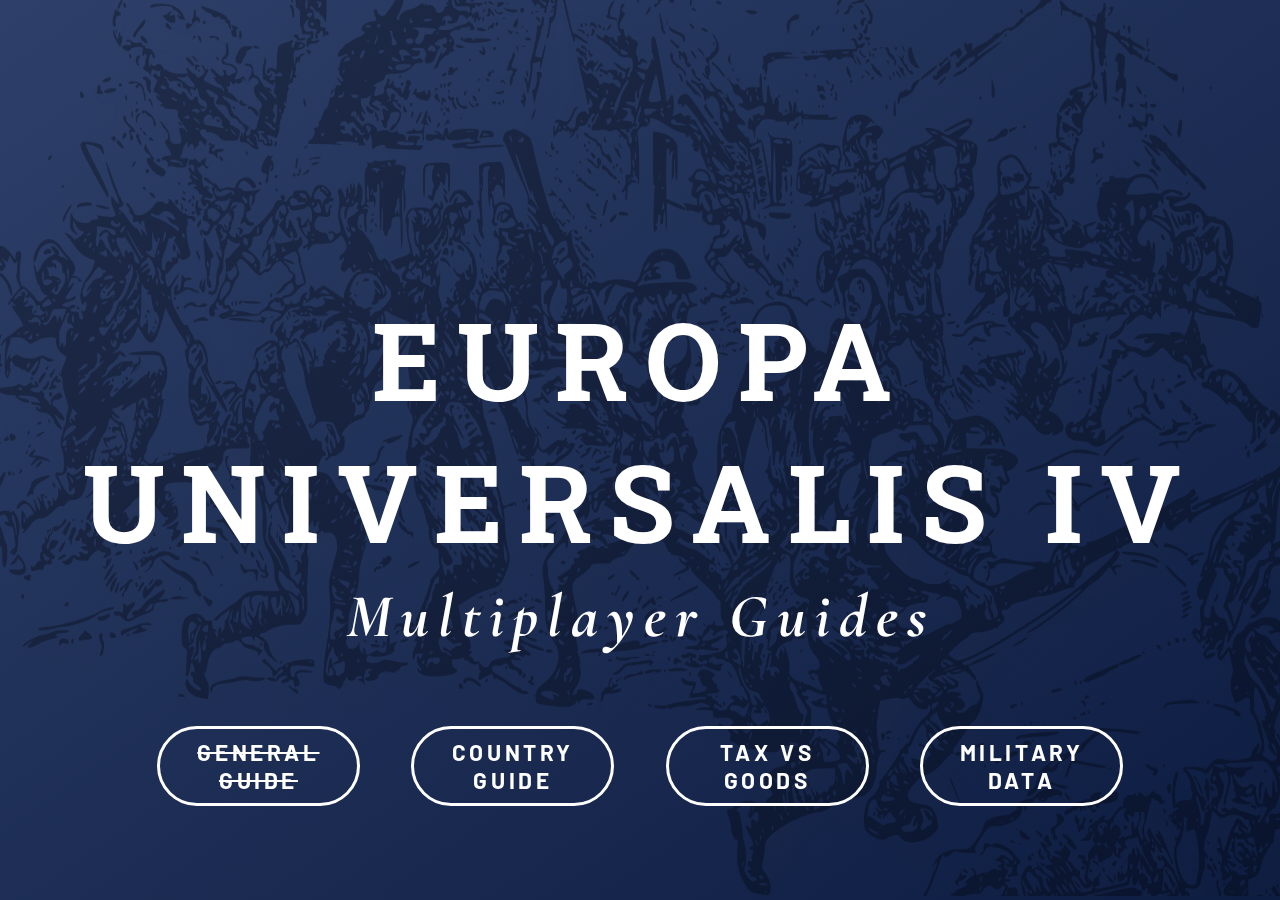
<file: index.html>
<!DOCTYPE html>
<html lang="en">

<head>
    <meta charset="UTF-8">
    <meta http-equiv="X-UA-Compatible" content="IE=edge">
    <meta name="viewport" content="width=device-width, initial-scale=1.0">
    <meta name="description" content="Europa Universalis IV Multiplayer Guide EU4 MP GUIDE">
    <title>Europa Universalis IV Multiplayer Guides</title>
    <link href="CSS/landing.css" rel="stylesheet">
    <link rel="stylesheet" href="https://fonts.googleapis.com/css?family=Roboto+Slab|Cormorant+Garamond|Barlow">
    <style>
        body {
            font-family: 'Roboto Slab', serif;
        }

        .Antiqua {
            font-family: 'Cormorant Garamond';
        }

        .Barlow {
            font-family: 'Barlow';
        }
    </style>
    <link rel="stylesheet" href="CSS/header.css">
</head>

<body>
    <img id="landingIMG" src="Images/landingImage.png">
    <div id="textContainer">
        <h1 id="EU4Text">EUROPA UNIVERSALIS IV</h1>
        <h2 id="MultiplayerGuide" class="Antiqua">Multiplayer Guides</h2>
        <div id="LandingSelections">
            <a>
                <h3 class="selectionText Barlow disabled">GENERAL GUIDE</h3>
            </a>
            <a href="tierList.html">
                <h3 class="selectionText Barlow">COUNTRY GUIDE</h3>
            </a>
            <a href="development.html">
                <h3 class="selectionText Barlow">TAX VS GOODS</h3>
            </a>
            <a href="chart.html">
                <h3 class="selectionText Barlow">MILITARY DATA</h3>
            </a>

        </div>
    </div>

</body>

</html>
</file>
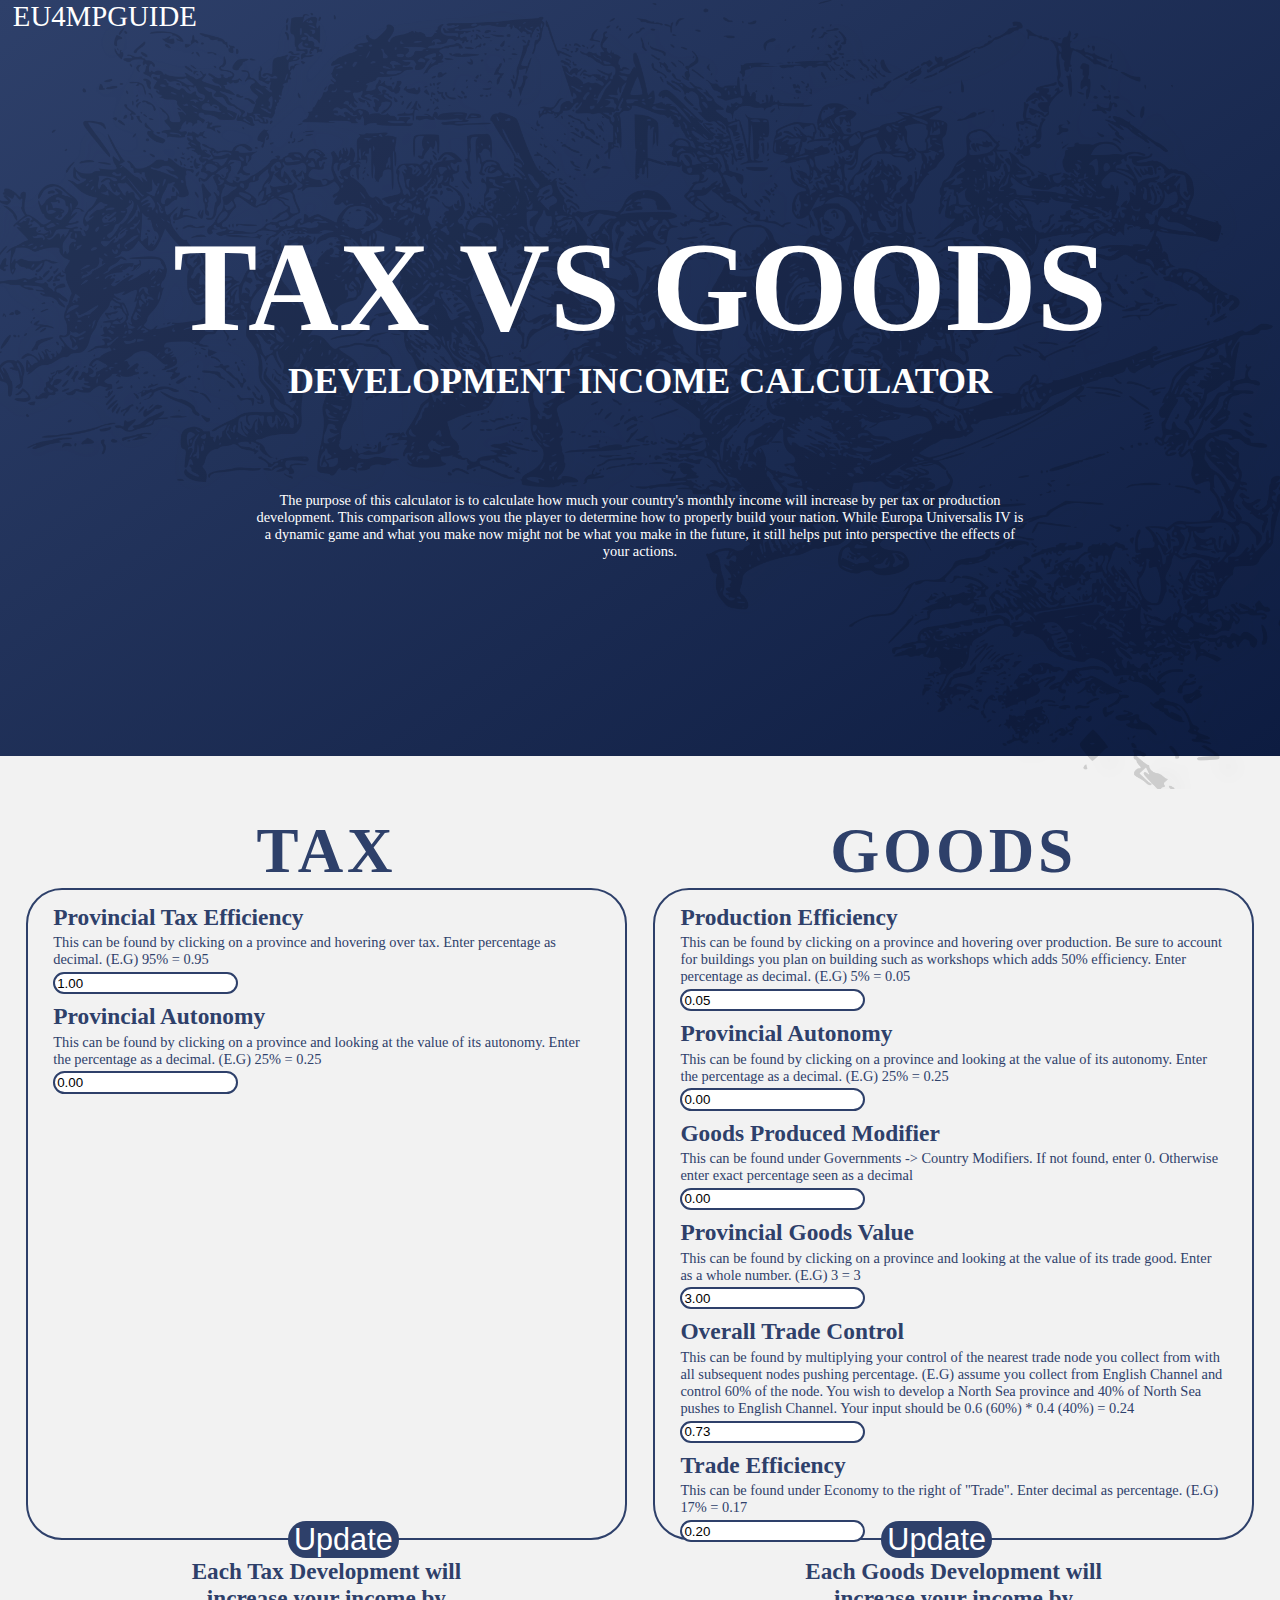
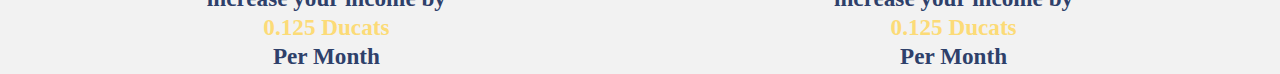
<file: development.html>
<!DOCTYPE html>
<html lang="en">

<head>
    <meta charset="UTF-8">
    <meta http-equiv="X-UA-Compatible" content="IE=edge">
    <meta name="viewport" content="width=device-width, initial-scale=1.0">
    <meta name="description"
        content="Europa Universalis IV Multiplayer Guide EU4 MP GUIDE development tax production trade goods income economy">
    <title>Development - EU4MPGUIDE</title>
    <link rel="stylesheet" href="CSS/header.css">
    <link rel="stylesheet" href="CSS/development.css">
</head>

<body>
    <div id="fullHead">
        <div id="backgroundContainer">
            <img id="backgroundImage" src="Images/calculatorImage.png">
        </div>
        <header id="headerBar">
            <a href="index.html">
                <p id="homeButton">EU4MPGUIDE</p>
            </a>
        </header>
        <div id="landing">
            <div id="introText">
                <h1 id="introMainText">TAX VS GOODS</h1>
                <h2 id="introSecondaryText">DEVELOPMENT INCOME CALCULATOR</h2>
                <p id="introSummaryText">The purpose of this calculator is to calculate how much your country's monthly
                    income
                    will increase by per tax or production development. This comparison allows you the player to
                    determine
                    how
                    to properly build your nation. While Europa Universalis IV is a dynamic game and what you make now
                    might not be what you make in the future, it still helps put into perspective the effects of your
                    actions.
                </p>
            </div>

        </div>
    </div>

    <div id="calculator">
        <div id="taxBox">
            <h2 class="devHeader">TAX</h2>
            <div class="data_field">
                <div class="modifierBox">
                    <div class="modifierGroup">
                        <label class="modifierName">Provincial Tax Efficiency</label>
                        <p class="modifierDescription">This can be found by clicking on a province and hovering over
                            tax. Enter percentage as decimal. (E.G) 95% = 0.95</p>
                        <input class="inputField" type="number" name="provincial_tax_efficiency"
                            id="provincial_tax_efficiency" value="1.00">
                    </div>
                    <div class="modifierGroup">
                        <label class="modifierName">Provincial Autonomy</label>
                        <p class="modifierDescription">This can be found by clicking on a province and looking at the
                            value of its autonomy. Enter the percentage as a decimal. (E.G) 25% = 0.25</p>
                        <input class="inputField" type="number" name="provincial_autonomy" id="tax_provincial_autonomy"
                            value="0.00">
                    </div>

                </div>
                <button class="update left" onclick="updateTax()">Update</button>
            </div>
            <div class="summary">
                <h3 class="textSummary">Each Tax Development will increase your income by</h3>
                <h3 id="taxSummary">0.125 Ducats</h3>
                <h3 class="finalUnit">Per Month</h3>
            </div>
        </div>

        <div id="goodsBox">
            <h2 class="devHeader">GOODS</h2>
            <div class="data_field">
                <div class="modifierBox">
                    <div class="modifierGroup">
                        <label class="modifierName">Production Efficiency</label>
                        <p class="modifierDescription">This can be found by clicking on a province and hovering over
                            production. Be sure to account for buildings you plan on building such as workshops which
                            adds 50% efficiency. Enter percentage as decimal. (E.G) 5% = 0.05</p>
                        <input class="inputField" type="number" name="provincial_production_efficiency"
                            id="provincial_production_efficiency" value="0.05">
                    </div>
                    <div class="modifierGroup">
                        <label class="modifierName">Provincial Autonomy</label>
                        <p class="modifierDescription">This can be found by clicking on a province and looking at the
                            value of its autonomy. Enter the percentage as a decimal. (E.G) 25% = 0.25</p>
                        <input class="inputField" type="number" name="provincial_autonomy"
                            id="goods_provincial_autonomy" value="0.00">
                    </div>
                    <div class="modifierGroup">
                        <label class="modifierName">Goods Produced Modifier</label>
                        <p class="modifierDescription">This can be found under Governments -> Country Modifiers. If not
                            found, enter 0. Otherwise enter exact percentage seen as a decimal</p>
                        <input class="inputField" type="number" name="goods_produced" id="goods_produced" value="0.00">
                    </div>
                    <div class="modifierGroup">
                        <label class="modifierName">Provincial Goods Value</label>
                        <p class="modifierDescription">This can be found by clicking on a province and looking at the
                            value of its trade good. Enter as a whole number. (E.G) 3 = 3</p>
                        <input class="inputField" type="number" name="goods_value" id="goods_value" value="3.00">
                    </div>
                    <div class="modifierGroup">
                        <label class="modifierName">Overall Trade Control</label>
                        <p class="modifierDescription">This can be found by multiplying your control of the nearest
                            trade node you collect from with all subsequent nodes pushing percentage. (E.G) assume you
                            collect from English Channel and control 60% of the node. You wish to develop a North Sea
                            province and 40% of North Sea pushes to English Channel. Your input should be 0.6 (60%) *
                            0.4 (40%) = 0.24</p>
                        <input class="inputField" type="number" name="overall_trade_control" id="overall_trade_control"
                            value="0.73">
                    </div>
                    <div class="modifierGroup">
                        <label class="modifierName">Trade Efficiency</label>
                        <p class="modifierDescription">This can be found under Economy to the right of "Trade". Enter
                            decimal as percentage. (E.G) 17% = 0.17</p>
                        <input class="inputField" type="number" name="trade_efficiency" id="trade_efficiency"
                            value="0.20">
                    </div>
                </div>
                <button class="update right" onclick="updateGoods()">Update</button>
            </div>
            <div class="summary">
                <h3 class="textSummary">Each Goods Development will increase your income by</h3>
                <h3 id="goodsSummary">0.125 Ducats</h3>
                <h3 class="finalUnit">Per Month</h3>
            </div>
        </div>


    </div>
    <script src="JavaScript/development.js"></script>
</body>

</html>
</file>
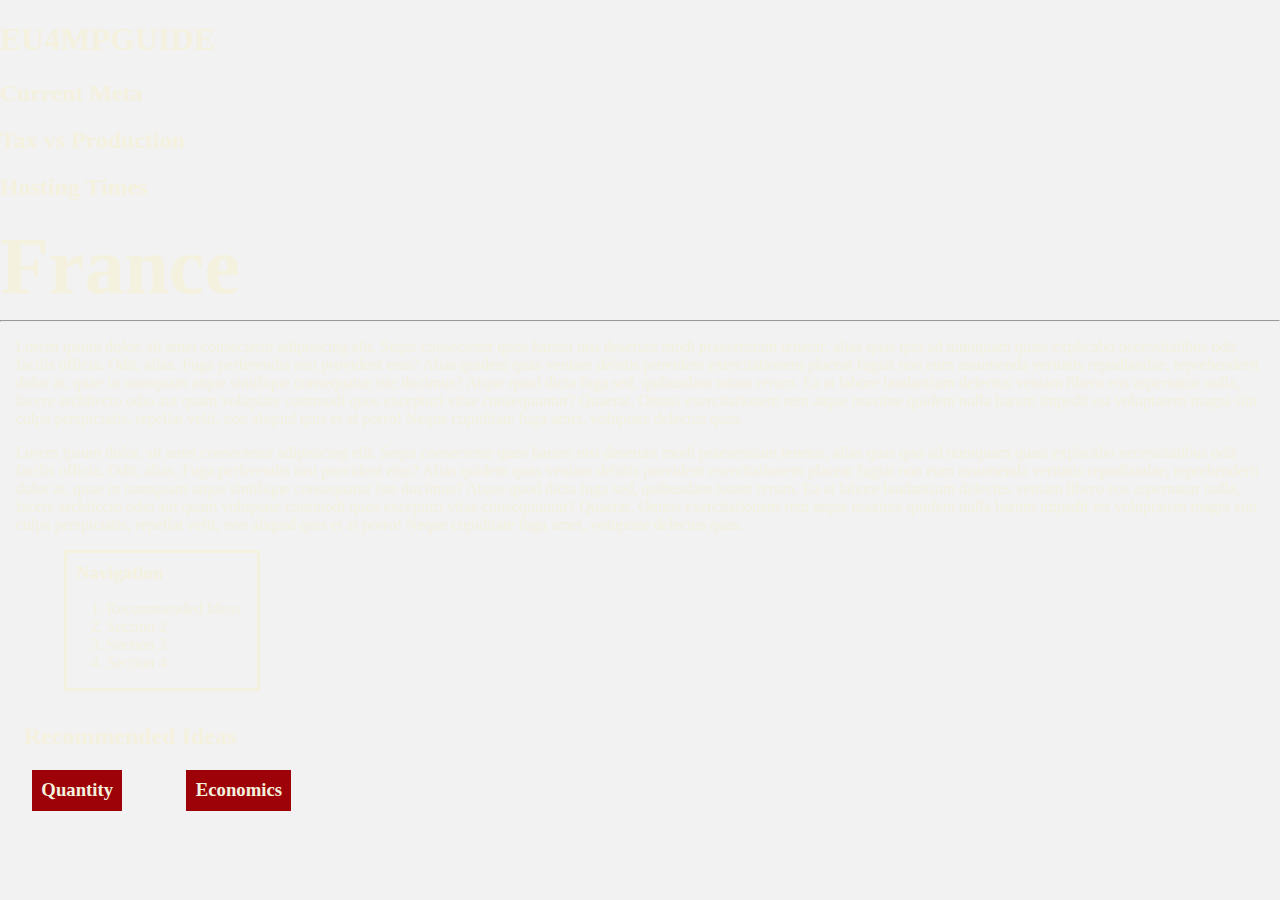
<file: France.html>
<!DOCTYPE html>
<html lang="en">

<head>
    <meta charset="UTF-8">
    <meta http-equiv="X-UA-Compatible" content="IE=edge">
    <meta name="viewport" content="width=device-width, initial-scale=1.0">
    <title>France - EU4MPGUIDE</title>
    <link href="CSS/header.css" rel="stylesheet">
    <link href="CSS/country_guide.css" rel="stylesheet">
</head>

<body>
    <header id="header_box">
        <a href="index.html" id="main_logo">
            <h1 id="logo_text">EU4MPGUIDE</h1>
        </a>
        <a class="general_topics">
            <h2>Current Meta</h1>
        </a>
        <a href="income-calculator.html" class="general_topics">
            <h2>Tax vs Production</h2>
        </a>
        <a class="general_topics">
            <h2>Hosting Times</h2>
        </a>
    </header>

    <h1 id="main_name" class="France">France</h1>
    <hr>

    <div class="description">
        <p>
            Lorem ipsum dolor, sit amet consectetur adipisicing elit. Sequi consectetur quos harum nisi deserunt modi
            praesentium tenetur, alias quas quo ad numquam quasi explicabo necessitatibus odit facilis officia. Odit,
            alias.
            Fuga perferendis nisi provident eius? Alias quidem quas veniam debitis provident exercitationem placeat
            fugiat
            non eum assumenda veritatis repudiandae, reprehenderit dolor at, quae in numquam atque similique consequatur
            iste ducimus?
            Atque quod dicta fuga sed, quibusdam totam rerum. Ea at labore laudantium delectus veniam libero eos
            aspernatur
            nulla, facere architecto odio aut quam voluptate commodi quos excepturi vitae consequuntur? Quaerat.
            Omnis exercitationem rem atque maxime quidem nulla harum impedit est voluptatem magni sint culpa
            perspiciatis,
            repellat velit, non aliquid quis et at porro! Neque cupiditate fuga amet, voluptate delectus quas.
        </p>
    </div>

    <div class="description">
        <p>
            Lorem ipsum dolor, sit amet consectetur adipisicing elit. Sequi consectetur quos harum nisi deserunt modi
            praesentium tenetur, alias quas quo ad numquam quasi explicabo necessitatibus odit facilis officia. Odit,
            alias.
            Fuga perferendis nisi provident eius? Alias quidem quas veniam debitis provident exercitationem placeat
            fugiat
            non eum assumenda veritatis repudiandae, reprehenderit dolor at, quae in numquam atque similique consequatur
            iste ducimus?
            Atque quod dicta fuga sed, quibusdam totam rerum. Ea at labore laudantium delectus veniam libero eos
            aspernatur
            nulla, facere architecto odio aut quam voluptate commodi quos excepturi vitae consequuntur? Quaerat.
            Omnis exercitationem rem atque maxime quidem nulla harum impedit est voluptatem magni sint culpa
            perspiciatis,
            repellat velit, non aliquid quis et at porro! Neque cupiditate fuga amet, voluptate delectus quas.
        </p>
    </div>

    <nav id="nav_bar">
        <h3>Navigation</h3>
        <ol>
            <a href="#recommended_idea">
                <li>Recommended Ideas</li>
            </a>
            <li>Section 2</li>
            <li>Section 3</li>
            <li>Section 4</li>
        </ol>
    </nav>

    <div id="recommended_idea">
        <div>
            <h2 id="recommended_text">Recommended Ideas</h2>
        </div>
        <div class="idea_set">
            <div class="idea">
                <h3>Quantity</h3>
            </div>
            <div class="idea">
                <h3>Economics</h3>
            </div>
        </div>
    </div>



</body>

</html>
</file>
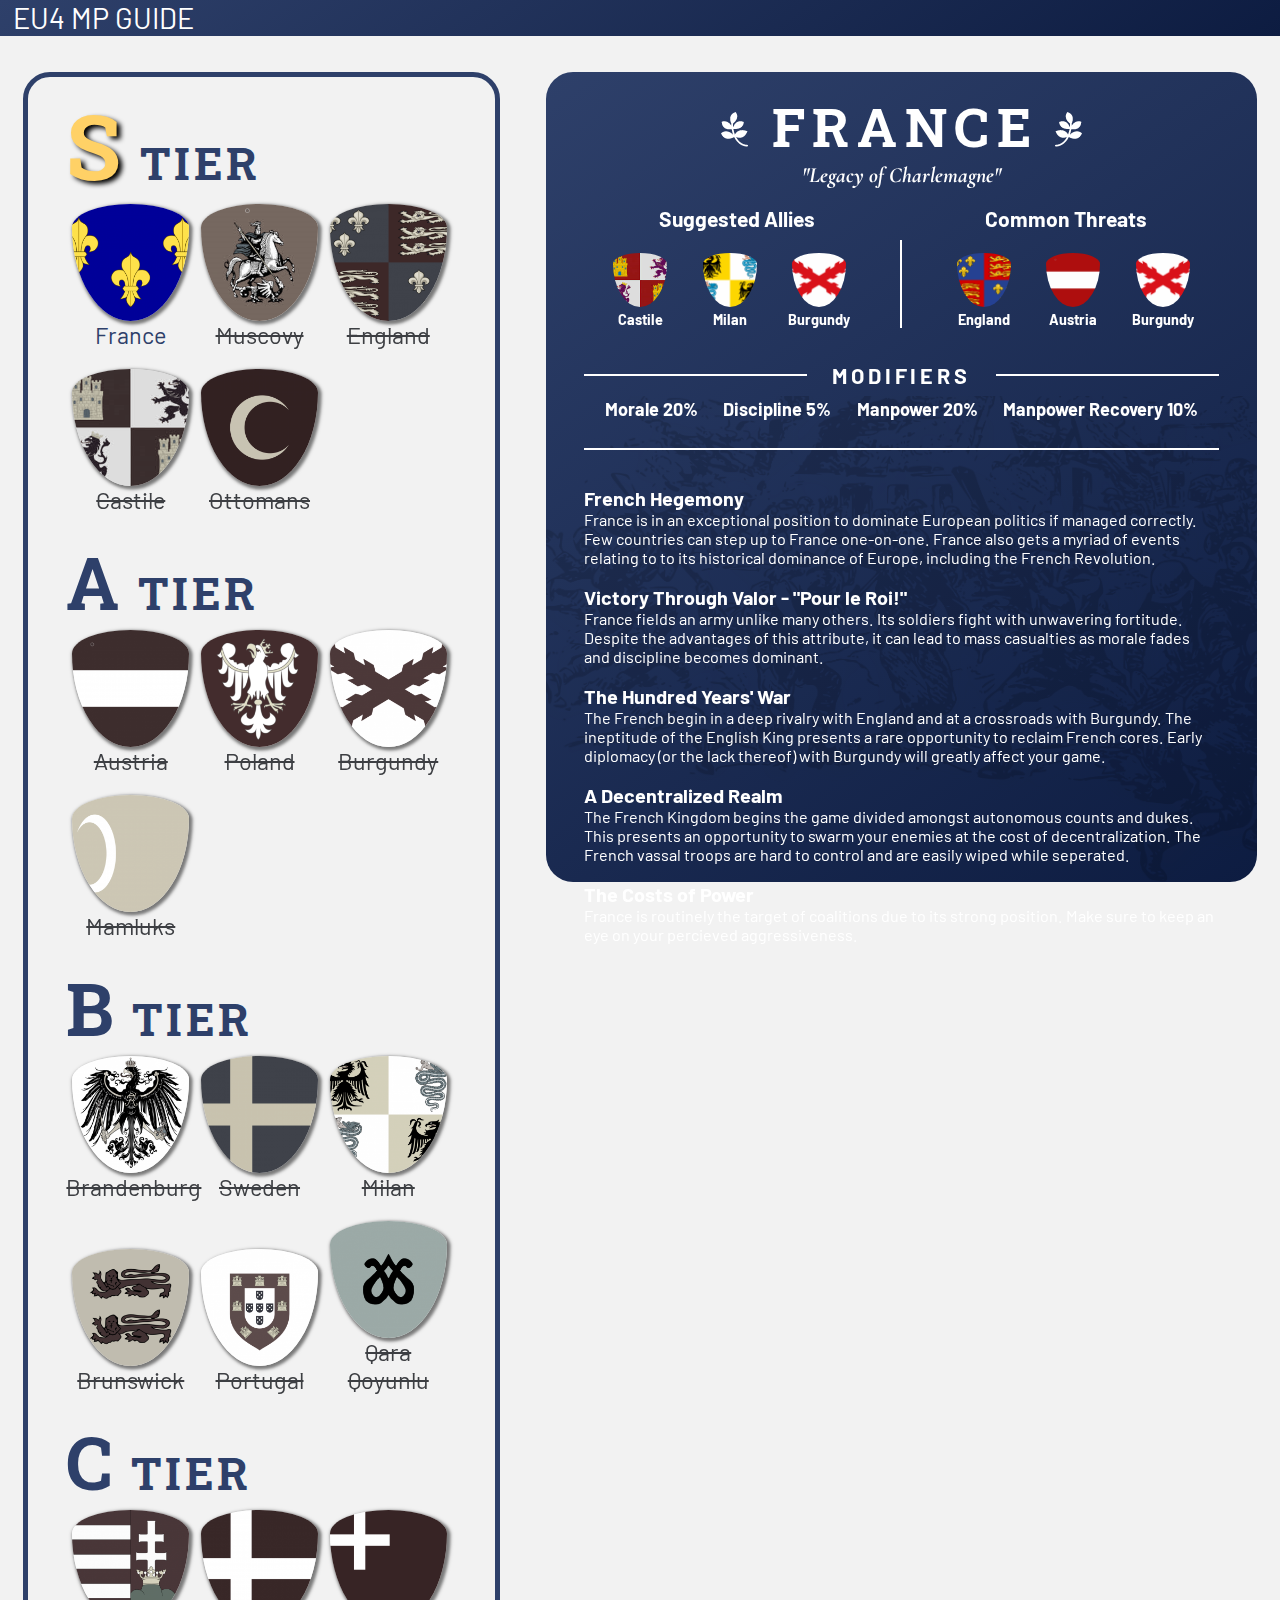
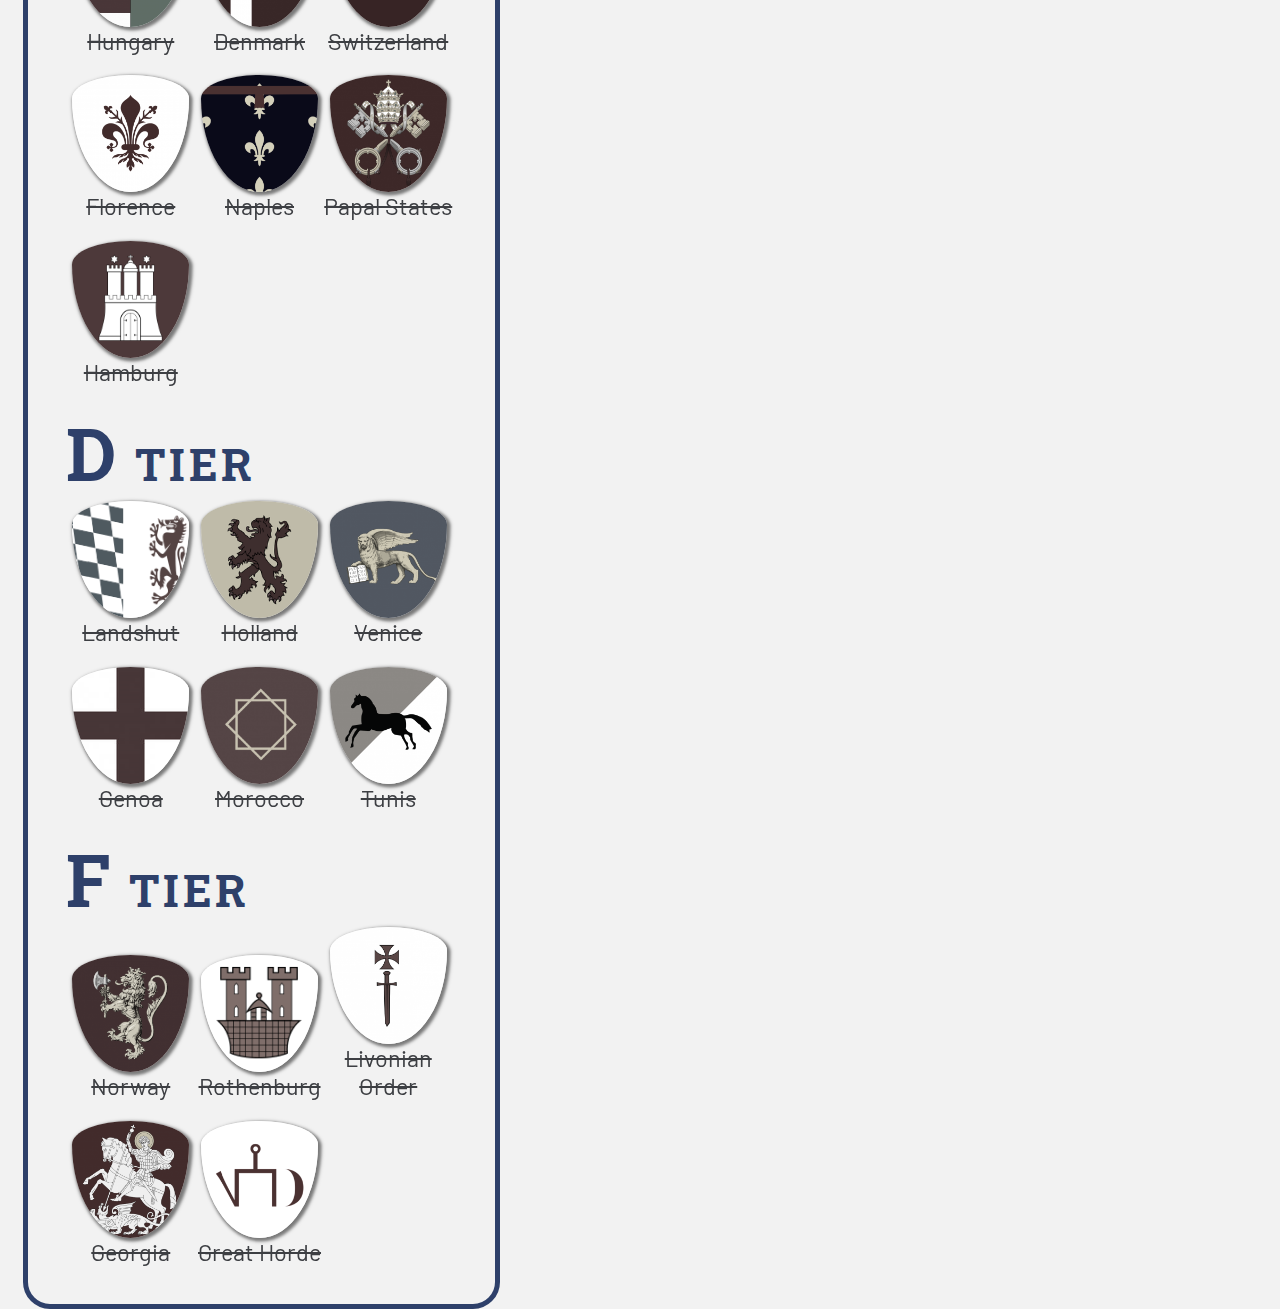
<file: tierList.html>
<!DOCTYPE html>
<html lang="en">

<head>
    <meta charset="UTF-8">
    <meta http-equiv="X-UA-Compatible" content="IE=edge">
    <meta name="viewport" content="width=device-width, initial-scale=1.0">
    <meta name="description" content="Europa Universalis IV Multiplayer Guide EU4 MP GUIDE Countries: France Muscovy Russia England Great Britain Castile Spain Ottoman Ottomans Austria Poland Burgundy Mamluks Brandenburg Prussia 
        Sweden Milan Brunswick Hannover Hamburg Portugal Qara Qoyunlu Hungary Denmark Switzerland Florence Naples Papal States Landshut Bavaria Holland Venice Genoa Morocco Tunis Norway Rothenburg Livonian Order 
        Georgia Great Horde Golden">
    <title>Europa Universalis IV - Multiplayer Tier List</title>
    <link rel="stylesheet" href="CSS/tierList.css">
    <link rel="stylesheet" href="CSS/header.css">
    <link rel="stylesheet" href="https://fonts.googleapis.com/css?family=Roboto+Slab|Cormorant+Garamond|Barlow">
    <style>
        body {
            font-family: 'Barlow';
        }

        .Antiqua {
            font-family: 'Cormorant Garamond';
        }

        #quickInfoMotto {
            font-family: 'Cormorant Garamond';
        }

        #modifiersTitle {
            font-family: 'Barlow';
        }

        .tierName {
            font-family: 'Roboto Slab', serif;
        }

        #quickInfoName {
            font-family: 'Roboto Slab', serif;
        }
    </style>
</head>

<body onload="generateTierList(); hoverFlag('France')">
    <header id="headerBar">
        <a href="index">
            <p id="homeButton">EU4 MP GUIDE</p>
        </a>
    </header>

    <div id="mainContent">
        <div id="tierContent" class="splitContent">
            <div>
                <h2 class="tierName"><span id="S">S</span> TIER</h2>
                <div id="S_TIER" class="countryBox">

                </div>
            </div>
            <div>
                <h2 class="tierName"><span class="tierInitial">A</span> TIER</h2>
                <div id="A_TIER" class="countryBox">

                </div>
            </div>
            <div>
                <h2 class="tierName"><span class="tierInitial">B</span> TIER</h2>
                <div id="B_TIER" class="countryBox">

                </div>
            </div>
            <div>
                <h2 class="tierName"><span class="tierInitial">C</span> TIER</h2>
                <div id="C_TIER" class="countryBox">

                </div>
            </div>
            <div>
                <h2 class="tierName"><span class="tierInitial">D</span> TIER</h2>
                <div id="D_TIER" class="countryBox">

                </div>
            </div>
            <div>
                <h2 class="tierName"><span class="tierInitial">F</span> TIER</h2>
                <div id="F_TIER" class="countryBox">

                </div>
            </div>
        </div>

        <div id="quickInfoContent" class="splitContent">

            <div id="quickInfoContentTopLayer">
                <div id="nameBox">
                    <div id="nameContainer">
                        <img src="Images/Left_Leaf.png">
                        <span class="leafgap"></span>
                        <p id="quickInfoName">ENGLAND</p>
                        <span class="leafgap"></span>
                        <img src="Images/Right_Leaf.png">
                    </div>
                    <h3 id="quickInfoMotto">"Naval Royalty"</h3>
                </div>

                <div id="relationsBox">
                    <div id="Allies" class="relationsSplit">
                        <h3 id="AlliesHeader">Suggested Allies</h3>
                        <div id="AlliesFlagBox" class="relationsFlagBox">
                            <div id="Ally1" class="relationsCountry">
                                <img id="AllyIMG1" class="relationsFlag fading" src="CroppedFlags/France.png">
                                <h4 id="AllyName1" class="relationsName">France</h4>
                            </div>
                            <div id="Ally2" class="relationsCountry">
                                <img id="AllyIMG2" class="relationsFlag" src="CroppedFlags/France.png">
                                <h4 id="AllyName2" class="relationsName">France</h4>
                            </div>
                            <div id="Ally3" class="relationsCountry">
                                <img id="AllyIMG3" class="relationsFlag" src="CroppedFlags/France.png">
                                <h4 id="AllyName3" class="relationsName">France</h4>
                            </div>
                        </div>
                    </div>
                    <div id="threats" class="relationsSplit">
                        <h3 id="threatsHeader">Common Threats</h3>
                        <div id="threatsFlagBox" class="relationsFlagBox">
                            <div id="threats1" class="relationsCountry">
                                <img id="threatsIMG1" class="relationsFlag" src="CroppedFlags/France.png">
                                <h4 id="threatsName1" class="relationsName">France</h4>
                            </div>
                            <div id="threats2" class="relationsCountry">
                                <img id="threatsIMG2" class="relationsFlag" src="CroppedFlags/France.png">
                                <h4 id="threatsName2" class="relationsName">France</h4>
                            </div>
                            <div id="threats3" class="relationsCountry">
                                <img id="threatsIMG3" class="relationsFlag" src="CroppedFlags/France.png">
                                <h4 id="threatsName3" class="relationsName">France</h4>
                            </div>
                        </div>
                    </div>
                </div>

                <div id="modifiersBox">
                    <h3 id="modifiersTitle">MODIFIERS</h3>
                    <div id="modifiersSplit">
                        <div class="modifierUnit">
                            <p class="modifier">Morale 10%</p>
                        </div>
                    </div>
                </div>

                <div id="traitsBox">



                </div>
            </div>
        </div>
    </div>
    <script src="JavaScript/tierList.js"></script>
</body>

</html>
</file>
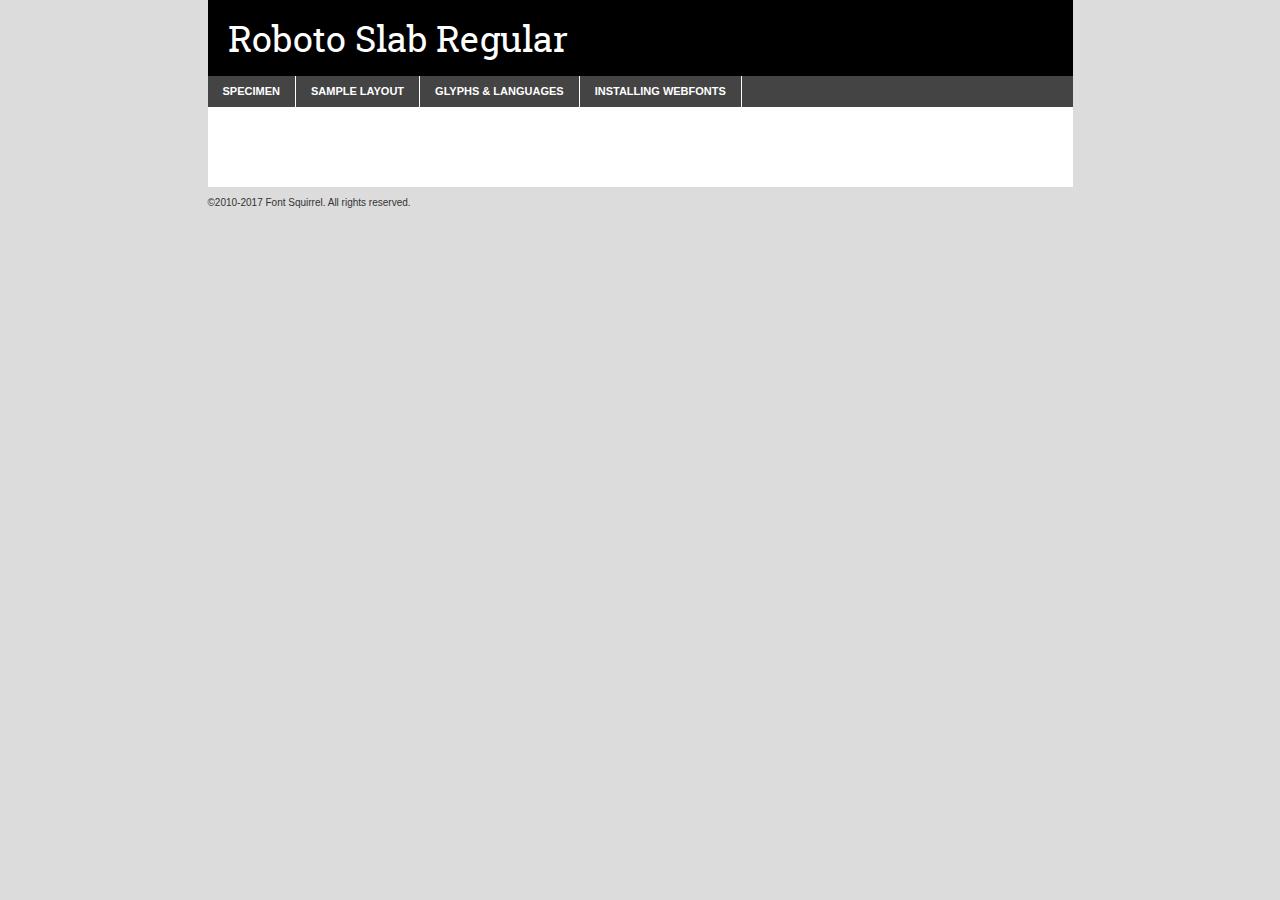
<file: RobotoFont/robotoslab-variablefont_wght-demo.html>
<!DOCTYPE html PUBLIC "-//W3C//DTD XHTML 1.0 Transitional//EN"
	"http://www.w3.org/TR/xhtml1/DTD/xhtml1-transitional.dtd">

<html xmlns="http://www.w3.org/1999/xhtml" xml:lang="en" lang="en">
<head>
	<meta http-equiv="Content-Type" content="text/html; charset=utf-8" />
	<script src="http://ajax.googleapis.com/ajax/libs/jquery/1.7.2/jquery.min.js" type="text/javascript" charset="utf-8"></script>
	<script type="text/javascript">
	(function($){$.fn.easyTabs=function(option){var param=jQuery.extend({fadeSpeed:"fast",defaultContent:1,activeClass:'active'},option);$(this).each(function(){var thisId="#"+this.id;if(param.defaultContent==''){param.defaultContent=1;}
	if(typeof param.defaultContent=="number")
	{var defaultTab=$(thisId+" .tabs li:eq("+(param.defaultContent-1)+") a").attr('href').substr(1);}else{var defaultTab=param.defaultContent;}
	$(thisId+" .tabs li a").each(function(){var tabToHide=$(this).attr('href').substr(1);$("#"+tabToHide).addClass('easytabs-tab-content');});hideAll();changeContent(defaultTab);function hideAll(){$(thisId+" .easytabs-tab-content").hide();}
	function changeContent(tabId){hideAll();$(thisId+" .tabs li").removeClass(param.activeClass);$(thisId+" .tabs li a[href=#"+tabId+"]").closest('li').addClass(param.activeClass);if(param.fadeSpeed!="none")
	{$(thisId+" #"+tabId).fadeIn(param.fadeSpeed);}else{$(thisId+" #"+tabId).show();}}
	$(thisId+" .tabs li").click(function(){var tabId=$(this).find('a').attr('href').substr(1);changeContent(tabId);return false;});});}})(jQuery);
	</script>
	<link rel="stylesheet" href="specimen_files/specimen_stylesheet.css" type="text/css" charset="utf-8" />
	<link rel="stylesheet" href="stylesheet.css" type="text/css" charset="utf-8" />

	<style type="text/css">
					body{
				font-family: 'roboto_slabregular';
							}
		</style>

	<title>Roboto Slab Regular Specimen</title>
	
	
	<script type="text/javascript" charset="utf-8">
		$(document).ready(function() {
			$('#container').easyTabs({defaultContent:1});
		});
	</script>
</head>

<body>
<div id="container">
	<div id="header">
		Roboto Slab Regular	</div>
	<ul class="tabs">
		<li><a href="#specimen">Specimen</a></li>
		<li><a href="#layout">Sample Layout</a></li>
				<li><a href="#glyphs">Glyphs &amp; Languages</a></li>
		<li><a href="#installing">Installing Webfonts</a></li>
		
	</ul>
	
	<div id="main_content">

		
			<div id="specimen">
		
				<div class="section">
					<div class="grid12 firstcol">
						<div class="huge">AaBb</div>
					</div>
				</div>
		
				<div class="section">
					<div class="glyph_range">A&#x200B;B&#x200b;C&#x200b;D&#x200b;E&#x200b;F&#x200b;G&#x200b;H&#x200b;I&#x200b;J&#x200b;K&#x200b;L&#x200b;M&#x200b;N&#x200b;O&#x200b;P&#x200b;Q&#x200b;R&#x200b;S&#x200b;T&#x200b;U&#x200b;V&#x200b;W&#x200b;X&#x200b;Y&#x200b;Z&#x200b;a&#x200b;b&#x200b;c&#x200b;d&#x200b;e&#x200b;f&#x200b;g&#x200b;h&#x200b;i&#x200b;j&#x200b;k&#x200b;l&#x200b;m&#x200b;n&#x200b;o&#x200b;p&#x200b;q&#x200b;r&#x200b;s&#x200b;t&#x200b;u&#x200b;v&#x200b;w&#x200b;x&#x200b;y&#x200b;z&#x200b;1&#x200b;2&#x200b;3&#x200b;4&#x200b;5&#x200b;6&#x200b;7&#x200b;8&#x200b;9&#x200b;0&#x200b;&amp;&#x200b;.&#x200b;,&#x200b;?&#x200b;!&#x200b;&#64;&#x200b;(&#x200b;)&#x200b;#&#x200b;$&#x200b;%&#x200b;*&#x200b;+&#x200b;-&#x200b;=&#x200b;:&#x200b;;</div>
				</div>
				<div class="section">
					<div class="grid12 firstcol">
						<table class="sample_table">
							<tr><td>10</td><td class="size10">abcdefghijklmnopqrstuvwxyzABCDEFGHIJKLMNOPQRSTUVWXYZ0123456789abcdefghijklmnopqrstuvwxyzABCDEFGHIJKLMNOPQRSTUVWXYZ0123456789abcdefghijklmnopqrstuvwxyzABCDEFGHIJKLMNOPQRSTUVWXYZ</td></tr>
							<tr><td>11</td><td class="size11">abcdefghijklmnopqrstuvwxyzABCDEFGHIJKLMNOPQRSTUVWXYZ0123456789abcdefghijklmnopqrstuvwxyzABCDEFGHIJKLMNOPQRSTUVWXYZ0123456789abcdefghijklmnopqrstuvwxyzABCDEFGHIJKLMNOPQRSTUVWXYZ</td></tr>
							<tr><td>12</td><td class="size12">abcdefghijklmnopqrstuvwxyzABCDEFGHIJKLMNOPQRSTUVWXYZ0123456789abcdefghijklmnopqrstuvwxyzABCDEFGHIJKLMNOPQRSTUVWXYZ0123456789abcdefghijklmnopqrstuvwxyzABCDEFGHIJKLMNOPQRSTUVWXYZ</td></tr>
							<tr><td>13</td><td class="size13">abcdefghijklmnopqrstuvwxyzABCDEFGHIJKLMNOPQRSTUVWXYZ0123456789abcdefghijklmnopqrstuvwxyzABCDEFGHIJKLMNOPQRSTUVWXYZ0123456789abcdefghijklmnopqrstuvwxyzABCDEFGHIJKLMNOPQRSTUVWXYZ</td></tr>
							<tr><td>14</td><td class="size14">abcdefghijklmnopqrstuvwxyzABCDEFGHIJKLMNOPQRSTUVWXYZ0123456789abcdefghijklmnopqrstuvwxyzABCDEFGHIJKLMNOPQRSTUVWXYZ0123456789abcdefghijklmnopqrstuvwxyzABCDEFGHIJKLMNOPQRSTUVWXYZ</td></tr>
							<tr><td>16</td><td class="size16">abcdefghijklmnopqrstuvwxyzABCDEFGHIJKLMNOPQRSTUVWXYZ0123456789abcdefghijklmnopqrstuvwxyzABCDEFGHIJKLMNOPQRSTUVWXYZ</td></tr>
							<tr><td>18</td><td class="size18">abcdefghijklmnopqrstuvwxyzABCDEFGHIJKLMNOPQRSTUVWXYZ0123456789abcdefghijklmnopqrstuvwxyzABCDEFGHIJKLMNOPQRSTUVWXYZ</td></tr>
							<tr><td>20</td><td class="size20">abcdefghijklmnopqrstuvwxyzABCDEFGHIJKLMNOPQRSTUVWXYZ0123456789abcdefghijklmnopqrstuvwxyzABCDEFGHIJKLMNOPQRSTUVWXYZ</td></tr>
							<tr><td>24</td><td class="size24">abcdefghijklmnopqrstuvwxyzABCDEFGHIJKLMNOPQRSTUVWXYZ0123456789abcdefghijklmnopqrstuvwxyzABCDEFGHIJKLMNOPQRSTUVWXYZ</td></tr>
							<tr><td>30</td><td class="size30">abcdefghijklmnopqrstuvwxyzABCDEFGHIJKLMNOPQRSTUVWXYZ0123456789abcdefghijklmnopqrstuvwxyzABCDEFGHIJKLMNOPQRSTUVWXYZ</td></tr>
							<tr><td>36</td><td class="size36">abcdefghijklmnopqrstuvwxyzABCDEFGHIJKLMNOPQRSTUVWXYZ0123456789abcdefghijklmnopqrstuvwxyzABCDEFGHIJKLMNOPQRSTUVWXYZ</td></tr>
							<tr><td>48</td><td class="size48">abcdefghijklmnopqrstuvwxyzABCDEFGHIJKLMNOPQRSTUVWXYZ0123456789abcdefghijklmnopqrstuvwxyzABCDEFGHIJKLMNOPQRSTUVWXYZ</td></tr>
							<tr><td>60</td><td class="size60">abcdefghijklmnopqrstuvwxyzABCDEFGHIJKLMNOPQRSTUVWXYZ0123456789abcdefghijklmnopqrstuvwxyzABCDEFGHIJKLMNOPQRSTUVWXYZ</td></tr>
							<tr><td>72</td><td class="size72">abcdefghijklmnopqrstuvwxyzABCDEFGHIJKLMNOPQRSTUVWXYZ0123456789abcdefghijklmnopqrstuvwxyzABCDEFGHIJKLMNOPQRSTUVWXYZ</td></tr>
							<tr><td>90</td><td class="size90">abcdefghijklmnopqrstuvwxyzABCDEFGHIJKLMNOPQRSTUVWXYZ0123456789abcdefghijklmnopqrstuvwxyzABCDEFGHIJKLMNOPQRSTUVWXYZ</td></tr>
						</table>
				
					</div>
			
				</div>
		
		
		
								<div class="section" id="bodycomparison">


										<div id="xheight">
				<div class="fontbody">&#x25FC;&#x25FC;&#x25FC;&#x25FC;&#x25FC;&#x25FC;&#x25FC;&#x25FC;&#x25FC;&#x25FC;&#x25FC;&#x25FC;&#x25FC;&#x25FC;&#x25FC;&#x25FC;&#x25FC;&#x25FC;&#x25FC;&#x25FC;&#x25FC;&#x25FC;&#x25FC;&#x25FC;&#x25FC;&#x25FC;&#x25FC;&#x25FC;&#x25FC;&#x25FC;&#x25FC;&#x25FC;&#x25FC;&#x25FC;&#x25FC;&#x25FC;&#x25FC;&#x25FC;&#x25FC;&#x25FC;&#x25FC;&#x25FC;&#x25FC;&#x25FC;&#x25FC;&#x25FC;&#x25FC;&#x25FC;&#x25FC;&#x25FC;&#x25FC;&#x25FC;&#x25FC;&#x25FC;&#x25FC;&#x25FC;&#x25FC;&#x25FC;&#x25FC;&#x25FC;&#x25FC;&#x25FC;&#x25FC;&#x25FC;&#x25FC;&#x25FC;&#x25FC;&#x25FC;&#x25FC;&#x25FC;&#x25FC;&#x25FC;&#x25FC;&#x25FC;&#x25FC;&#x25FC;&#x25FC;&#x25FC;&#x25FC;&#x25FC;&#x25FC;&#x25FC;&#x25FC;&#x25FC;&#x25FC;&#x25FC;&#x25FC;&#x25FC;&#x25FC;&#x25FC;&#x25FC;&#x25FC;&#x25FC;&#x25FC;&#x25FC;&#x25FC;&#x25FC;&#x25FC;&#x25FC;body</div><div class="arialbody">body</div><div class="verdanabody">body</div><div class="georgiabody">body</div></div>
										<div class="fontbody" style="z-index:1">
											body<span>Roboto Slab Regular</span>
										</div>
										<div class="arialbody" style="z-index:1">
											body<span>Arial</span>
										</div>
										<div class="verdanabody" style="z-index:1">
											body<span>Verdana</span>
										</div>
										<div class="georgiabody" style="z-index:1">
											body<span>Georgia</span>
										</div>



								</div>
		
		
				<div class="section psample psample_row1" id="">
					
					<div class="grid2 firstcol">
						<p class="size10"><span>10.</span>Aenean lacinia bibendum nulla sed consectetur. Fusce dapibus, tellus ac cursus commodo, tortor mauris condimentum nibh, ut fermentum massa justo sit amet risus. Nullam id dolor id nibh ultricies vehicula ut id elit. Cum sociis natoque penatibus et magnis dis parturient montes, nascetur ridiculus mus. Nulla vitae elit libero, a pharetra augue.</p>
			
					</div>
					<div class="grid3">
						<p class="size11"><span>11.</span>Aenean lacinia bibendum nulla sed consectetur. Fusce dapibus, tellus ac cursus commodo, tortor mauris condimentum nibh, ut fermentum massa justo sit amet risus. Nullam id dolor id nibh ultricies vehicula ut id elit. Cum sociis natoque penatibus et magnis dis parturient montes, nascetur ridiculus mus. Nulla vitae elit libero, a pharetra augue.</p>
			
					</div>
					<div class="grid3">
						<p class="size12"><span>12.</span>Aenean lacinia bibendum nulla sed consectetur. Fusce dapibus, tellus ac cursus commodo, tortor mauris condimentum nibh, ut fermentum massa justo sit amet risus. Nullam id dolor id nibh ultricies vehicula ut id elit. Cum sociis natoque penatibus et magnis dis parturient montes, nascetur ridiculus mus. Nulla vitae elit libero, a pharetra augue.</p>
			
					</div>
					<div class="grid4">
						<p class="size13"><span>13.</span>Aenean lacinia bibendum nulla sed consectetur. Fusce dapibus, tellus ac cursus commodo, tortor mauris condimentum nibh, ut fermentum massa justo sit amet risus. Nullam id dolor id nibh ultricies vehicula ut id elit. Cum sociis natoque penatibus et magnis dis parturient montes, nascetur ridiculus mus. Nulla vitae elit libero, a pharetra augue.</p>
			
					</div>
					<div class="white_blend"></div>
					
				</div>
				<div class="section psample psample_row2" id="">
					<div class="grid3 firstcol">
						<p class="size14"><span>14.</span>Aenean lacinia bibendum nulla sed consectetur. Fusce dapibus, tellus ac cursus commodo, tortor mauris condimentum nibh, ut fermentum massa justo sit amet risus. Nullam id dolor id nibh ultricies vehicula ut id elit. Cum sociis natoque penatibus et magnis dis parturient montes, nascetur ridiculus mus. Nulla vitae elit libero, a pharetra augue.</p>
			
					</div>
					<div class="grid4">
						<p class="size16"><span>16.</span>Aenean lacinia bibendum nulla sed consectetur. Fusce dapibus, tellus ac cursus commodo, tortor mauris condimentum nibh, ut fermentum massa justo sit amet risus. Nullam id dolor id nibh ultricies vehicula ut id elit. Cum sociis natoque penatibus et magnis dis parturient montes, nascetur ridiculus mus. Nulla vitae elit libero, a pharetra augue.</p>
			
					</div>
					<div class="grid5">
						<p class="size18"><span>18.</span>Aenean lacinia bibendum nulla sed consectetur. Fusce dapibus, tellus ac cursus commodo, tortor mauris condimentum nibh, ut fermentum massa justo sit amet risus. Nullam id dolor id nibh ultricies vehicula ut id elit. Cum sociis natoque penatibus et magnis dis parturient montes, nascetur ridiculus mus. Nulla vitae elit libero, a pharetra augue.</p>
			
					</div>

					<div class="white_blend"></div>

				</div>
				
				<div class="section psample psample_row3" id="">
					<div class="grid5 firstcol">
						<p class="size20"><span>20.</span>Aenean lacinia bibendum nulla sed consectetur. Fusce dapibus, tellus ac cursus commodo, tortor mauris condimentum nibh, ut fermentum massa justo sit amet risus. Nullam id dolor id nibh ultricies vehicula ut id elit. Cum sociis natoque penatibus et magnis dis parturient montes, nascetur ridiculus mus. Nulla vitae elit libero, a pharetra augue.</p>
					</div>
					<div class="grid7">
						<p class="size24"><span>24.</span>Aenean lacinia bibendum nulla sed consectetur. Fusce dapibus, tellus ac cursus commodo, tortor mauris condimentum nibh, ut fermentum massa justo sit amet risus. Nullam id dolor id nibh ultricies vehicula ut id elit. Cum sociis natoque penatibus et magnis dis parturient montes, nascetur ridiculus mus. Nulla vitae elit libero, a pharetra augue.</p>
					</div>
					
					<div class="white_blend"></div>
					
				</div>
				
				<div class="section psample psample_row4" id="">
					<div class="grid12 firstcol">
						<p class="size30"><span>30.</span>Aenean lacinia bibendum nulla sed consectetur. Fusce dapibus, tellus ac cursus commodo, tortor mauris condimentum nibh, ut fermentum massa justo sit amet risus. Nullam id dolor id nibh ultricies vehicula ut id elit. Cum sociis natoque penatibus et magnis dis parturient montes, nascetur ridiculus mus. Nulla vitae elit libero, a pharetra augue.</p>
					</div>
					<div class="white_blend"></div>
					
				</div>
				
				
				
				<div class="section psample psample_row1 fullreverse">
					<div class="grid2 firstcol">
						<p class="size10"><span>10.</span>Aenean lacinia bibendum nulla sed consectetur. Fusce dapibus, tellus ac cursus commodo, tortor mauris condimentum nibh, ut fermentum massa justo sit amet risus. Nullam id dolor id nibh ultricies vehicula ut id elit. Cum sociis natoque penatibus et magnis dis parturient montes, nascetur ridiculus mus. Nulla vitae elit libero, a pharetra augue.</p>
			
					</div>
					<div class="grid3">
						<p class="size11"><span>11.</span>Aenean lacinia bibendum nulla sed consectetur. Fusce dapibus, tellus ac cursus commodo, tortor mauris condimentum nibh, ut fermentum massa justo sit amet risus. Nullam id dolor id nibh ultricies vehicula ut id elit. Cum sociis natoque penatibus et magnis dis parturient montes, nascetur ridiculus mus. Nulla vitae elit libero, a pharetra augue.</p>
			
					</div>
					<div class="grid3">
						<p class="size12"><span>12.</span>Aenean lacinia bibendum nulla sed consectetur. Fusce dapibus, tellus ac cursus commodo, tortor mauris condimentum nibh, ut fermentum massa justo sit amet risus. Nullam id dolor id nibh ultricies vehicula ut id elit. Cum sociis natoque penatibus et magnis dis parturient montes, nascetur ridiculus mus. Nulla vitae elit libero, a pharetra augue.</p>
			
					</div>
					<div class="grid4">
						<p class="size13"><span>13.</span>Aenean lacinia bibendum nulla sed consectetur. Fusce dapibus, tellus ac cursus commodo, tortor mauris condimentum nibh, ut fermentum massa justo sit amet risus. Nullam id dolor id nibh ultricies vehicula ut id elit. Cum sociis natoque penatibus et magnis dis parturient montes, nascetur ridiculus mus. Nulla vitae elit libero, a pharetra augue.</p>
			
					</div>
					<div class="black_blend"></div>
					
				</div>
				
				<div class="section psample psample_row2 fullreverse">
					<div class="grid3 firstcol">
						<p class="size14"><span>14.</span>Aenean lacinia bibendum nulla sed consectetur. Fusce dapibus, tellus ac cursus commodo, tortor mauris condimentum nibh, ut fermentum massa justo sit amet risus. Nullam id dolor id nibh ultricies vehicula ut id elit. Cum sociis natoque penatibus et magnis dis parturient montes, nascetur ridiculus mus. Nulla vitae elit libero, a pharetra augue.</p>
			
					</div>
					<div class="grid4">
						<p class="size16"><span>16.</span>Aenean lacinia bibendum nulla sed consectetur. Fusce dapibus, tellus ac cursus commodo, tortor mauris condimentum nibh, ut fermentum massa justo sit amet risus. Nullam id dolor id nibh ultricies vehicula ut id elit. Cum sociis natoque penatibus et magnis dis parturient montes, nascetur ridiculus mus. Nulla vitae elit libero, a pharetra augue.</p>
			
					</div>
					<div class="grid5">
						<p class="size18"><span>18.</span>Aenean lacinia bibendum nulla sed consectetur. Fusce dapibus, tellus ac cursus commodo, tortor mauris condimentum nibh, ut fermentum massa justo sit amet risus. Nullam id dolor id nibh ultricies vehicula ut id elit. Cum sociis natoque penatibus et magnis dis parturient montes, nascetur ridiculus mus. Nulla vitae elit libero, a pharetra augue.</p>
			
					</div>
					<div class="black_blend"></div>

				</div>
				
				<div class="section psample fullreverse psample_row3" id="">
					<div class="grid5 firstcol">
						<p class="size20"><span>20.</span>Aenean lacinia bibendum nulla sed consectetur. Fusce dapibus, tellus ac cursus commodo, tortor mauris condimentum nibh, ut fermentum massa justo sit amet risus. Nullam id dolor id nibh ultricies vehicula ut id elit. Cum sociis natoque penatibus et magnis dis parturient montes, nascetur ridiculus mus. Nulla vitae elit libero, a pharetra augue.</p>
					</div>
					<div class="grid7">
						<p class="size24"><span>24.</span>Aenean lacinia bibendum nulla sed consectetur. Fusce dapibus, tellus ac cursus commodo, tortor mauris condimentum nibh, ut fermentum massa justo sit amet risus. Nullam id dolor id nibh ultricies vehicula ut id elit. Cum sociis natoque penatibus et magnis dis parturient montes, nascetur ridiculus mus. Nulla vitae elit libero, a pharetra augue.</p>
					</div>
					
					<div class="black_blend"></div>
					
				</div>
				
				<div class="section psample fullreverse psample_row4" id="" style="border-bottom: 20px #000 solid;">
					<div class="grid12 firstcol">
						<p class="size30"><span>30.</span>Aenean lacinia bibendum nulla sed consectetur. Fusce dapibus, tellus ac cursus commodo, tortor mauris condimentum nibh, ut fermentum massa justo sit amet risus. Nullam id dolor id nibh ultricies vehicula ut id elit. Cum sociis natoque penatibus et magnis dis parturient montes, nascetur ridiculus mus. Nulla vitae elit libero, a pharetra augue.</p>
					</div>
					<div class="black_blend"></div>
					
				</div>
				
				
				
				
			</div>
			
			<div id="layout">
				
				<div class="section">
					
					<div class="grid12 firstcol">
						<h1>Lorem Ipsum Dolor</h1>
						<h2>Etiam porta sem malesuada magna mollis euismod</h2>
						
						<p class="byline">By <a href="#link">Aenean Lacinia</a></p>
					</div>
				</div>
				<div class="section">
					<div class="grid8 firstcol">
						<p class="large">Donec sed odio dui. Morbi leo risus, porta ac consectetur ac, vestibulum at eros. Fusce dapibus, tellus ac cursus commodo, tortor mauris condimentum nibh, ut fermentum massa justo sit amet risus. </p>

						
						<h3>Pellentesque ornare sem</h3>

						<p>Maecenas sed diam eget risus varius blandit sit amet non magna. Maecenas faucibus mollis interdum. Donec ullamcorper nulla non metus auctor fringilla. Nullam id dolor id nibh ultricies vehicula ut id elit. Nullam id dolor id nibh ultricies vehicula ut id elit. </p>

						<p>Aenean eu leo quam. Pellentesque ornare sem lacinia quam venenatis vestibulum. Lorem ipsum dolor sit amet, consectetur adipiscing elit. Cum sociis natoque penatibus et magnis dis parturient montes, nascetur ridiculus mus. </p>

						<p>Nulla vitae elit libero, a pharetra augue. Praesent commodo cursus magna, vel scelerisque nisl consectetur et. Aenean lacinia bibendum nulla sed consectetur. </p>

						<p>Nullam quis risus eget urna mollis ornare vel eu leo. Nullam quis risus eget urna mollis ornare vel eu leo. Maecenas sed diam eget risus varius blandit sit amet non magna. Donec ullamcorper nulla non metus auctor fringilla. </p>

						<h3>Cras mattis consectetur</h3>

						<p>Aenean eu leo quam. Pellentesque ornare sem lacinia quam venenatis vestibulum. Aenean lacinia bibendum nulla sed consectetur. Integer posuere erat a ante venenatis dapibus posuere velit aliquet. Cras mattis consectetur purus sit amet fermentum. </p>

						<p>Nullam id dolor id nibh ultricies vehicula ut id elit. Nullam quis risus eget urna mollis ornare vel eu leo. Cras mattis consectetur purus sit amet fermentum.</p>
					</div>
					
					<div class="grid4 sidebar">
						
						<div class="box reverse">
							<p class="last">Nullam quis risus eget urna mollis ornare vel eu leo. Donec ullamcorper nulla non metus auctor fringilla. Cras mattis consectetur purus sit amet fermentum. Sed posuere consectetur est at lobortis. Lorem ipsum dolor sit amet, consectetur adipiscing elit. </p>
						</div>
						
						<p class="caption">Maecenas sed diam eget risus varius.</p>

						<p>Vestibulum id ligula porta felis euismod semper. Integer posuere erat a ante venenatis dapibus posuere velit aliquet. Vestibulum id ligula porta felis euismod semper. Sed posuere consectetur est at lobortis. Maecenas sed diam eget risus varius blandit sit amet non magna. Fusce dapibus, tellus ac cursus commodo, tortor mauris condimentum nibh, ut fermentum massa justo sit amet risus. </p>

					

						<p>Duis mollis, est non commodo luctus, nisi erat porttitor ligula, eget lacinia odio sem nec elit. Aenean lacinia bibendum nulla sed consectetur. Vivamus sagittis lacus vel augue laoreet rutrum faucibus dolor auctor. Aenean lacinia bibendum nulla sed consectetur. Nullam quis risus eget urna mollis ornare vel eu leo. </p>

						<p>Praesent commodo cursus magna, vel scelerisque nisl consectetur et. Donec ullamcorper nulla non metus auctor fringilla. Maecenas faucibus mollis interdum. Fusce dapibus, tellus ac cursus commodo, tortor mauris condimentum nibh, ut fermentum massa justo sit amet risus. </p>

					</div>
				</div>
				
			</div>


			



		<div id="glyphs">
			<div class="section">
				<div class="grid12 firstcol">
			
				<h1>Language Support</h1>
				<p>The subset of Roboto Slab Regular in this kit supports the following languages:<br />
			
					Albanian, Basque, Breton, Chamorro, Danish, Dutch, English, Faroese, Finnish, French, Frisian, Galician, German, Icelandic, Italian, Malagasy, Norwegian, Portuguese, Spanish, Alsatian, Aragonese, Arapaho, Arrernte, Asturian, Aymara, Bislama, Cebuano, Corsican, Fijian, French_creole, Genoese, Gilbertese, Greenlandic, Haitian_creole, Hiligaynon, Hmong, Hopi, Ibanag, Iloko_ilokano, Indonesian, Interglossa_glosa, Interlingua, Irish_gaelic, Jerriais, Lojban, Lombard, Luxembourgeois, Manx, Mohawk, Norfolk_pitcairnese, Occitan, Oromo, Pangasinan, Papiamento, Piedmontese, Potawatomi, Rhaeto-romance, Romansh, Rotokas, Sami_lule, Samoan, Sardinian, Scots_gaelic, Seychelles_creole, Shona, Sicilian, Somali, Southern_ndebele, Swahili, Swati_swazi, Tagalog_filipino_pilipino, Tetum, Tok_pisin, Uyghur_latinized, Volapuk, Walloon, Warlpiri, Xhosa, Yapese, Zulu, Latinbasic, Ubasic, Demo				</p>
				<h1>Glyph Chart</h1>
				<p>The subset of Roboto Slab Regular in this kit includes all the glyphs listed below. Unicode entities are included above each glyph to help you insert individual characters into your layout.</p>
				<div id="glyph_chart">
			
																				 <div><p>&amp;#13;</p>&#13;</div>
																				 <div><p>&amp;#32;</p>&#32;</div>
																				 <div><p>&amp;#33;</p>&#33;</div>
																				 <div><p>&amp;#34;</p>&#34;</div>
																				 <div><p>&amp;#35;</p>&#35;</div>
																				 <div><p>&amp;#36;</p>&#36;</div>
																				 <div><p>&amp;#37;</p>&#37;</div>
																				 <div><p>&amp;#38;</p>&#38;</div>
																				 <div><p>&amp;#39;</p>&#39;</div>
																				 <div><p>&amp;#40;</p>&#40;</div>
																				 <div><p>&amp;#41;</p>&#41;</div>
																				 <div><p>&amp;#42;</p>&#42;</div>
																				 <div><p>&amp;#43;</p>&#43;</div>
																				 <div><p>&amp;#44;</p>&#44;</div>
																				 <div><p>&amp;#45;</p>&#45;</div>
																				 <div><p>&amp;#46;</p>&#46;</div>
																				 <div><p>&amp;#47;</p>&#47;</div>
																				 <div><p>&amp;#48;</p>&#48;</div>
																				 <div><p>&amp;#49;</p>&#49;</div>
																				 <div><p>&amp;#50;</p>&#50;</div>
																				 <div><p>&amp;#51;</p>&#51;</div>
																				 <div><p>&amp;#52;</p>&#52;</div>
																				 <div><p>&amp;#53;</p>&#53;</div>
																				 <div><p>&amp;#54;</p>&#54;</div>
																				 <div><p>&amp;#55;</p>&#55;</div>
																				 <div><p>&amp;#56;</p>&#56;</div>
																				 <div><p>&amp;#57;</p>&#57;</div>
																				 <div><p>&amp;#58;</p>&#58;</div>
																				 <div><p>&amp;#59;</p>&#59;</div>
																				 <div><p>&amp;#60;</p>&#60;</div>
																				 <div><p>&amp;#61;</p>&#61;</div>
																				 <div><p>&amp;#62;</p>&#62;</div>
																				 <div><p>&amp;#63;</p>&#63;</div>
																				 <div><p>&amp;#64;</p>&#64;</div>
																				 <div><p>&amp;#65;</p>&#65;</div>
																				 <div><p>&amp;#66;</p>&#66;</div>
																				 <div><p>&amp;#67;</p>&#67;</div>
																				 <div><p>&amp;#68;</p>&#68;</div>
																				 <div><p>&amp;#69;</p>&#69;</div>
																				 <div><p>&amp;#70;</p>&#70;</div>
																				 <div><p>&amp;#71;</p>&#71;</div>
																				 <div><p>&amp;#72;</p>&#72;</div>
																				 <div><p>&amp;#73;</p>&#73;</div>
																				 <div><p>&amp;#74;</p>&#74;</div>
																				 <div><p>&amp;#75;</p>&#75;</div>
																				 <div><p>&amp;#76;</p>&#76;</div>
																				 <div><p>&amp;#77;</p>&#77;</div>
																				 <div><p>&amp;#78;</p>&#78;</div>
																				 <div><p>&amp;#79;</p>&#79;</div>
																				 <div><p>&amp;#80;</p>&#80;</div>
																				 <div><p>&amp;#81;</p>&#81;</div>
																				 <div><p>&amp;#82;</p>&#82;</div>
																				 <div><p>&amp;#83;</p>&#83;</div>
																				 <div><p>&amp;#84;</p>&#84;</div>
																				 <div><p>&amp;#85;</p>&#85;</div>
																				 <div><p>&amp;#86;</p>&#86;</div>
																				 <div><p>&amp;#87;</p>&#87;</div>
																				 <div><p>&amp;#88;</p>&#88;</div>
																				 <div><p>&amp;#89;</p>&#89;</div>
																				 <div><p>&amp;#90;</p>&#90;</div>
																				 <div><p>&amp;#91;</p>&#91;</div>
																				 <div><p>&amp;#92;</p>&#92;</div>
																				 <div><p>&amp;#93;</p>&#93;</div>
																				 <div><p>&amp;#94;</p>&#94;</div>
																				 <div><p>&amp;#95;</p>&#95;</div>
																				 <div><p>&amp;#96;</p>&#96;</div>
																				 <div><p>&amp;#97;</p>&#97;</div>
																				 <div><p>&amp;#98;</p>&#98;</div>
																				 <div><p>&amp;#99;</p>&#99;</div>
																				 <div><p>&amp;#100;</p>&#100;</div>
																				 <div><p>&amp;#101;</p>&#101;</div>
																				 <div><p>&amp;#102;</p>&#102;</div>
																				 <div><p>&amp;#103;</p>&#103;</div>
																				 <div><p>&amp;#104;</p>&#104;</div>
																				 <div><p>&amp;#105;</p>&#105;</div>
																				 <div><p>&amp;#106;</p>&#106;</div>
																				 <div><p>&amp;#107;</p>&#107;</div>
																				 <div><p>&amp;#108;</p>&#108;</div>
																				 <div><p>&amp;#109;</p>&#109;</div>
																				 <div><p>&amp;#110;</p>&#110;</div>
																				 <div><p>&amp;#111;</p>&#111;</div>
																				 <div><p>&amp;#112;</p>&#112;</div>
																				 <div><p>&amp;#113;</p>&#113;</div>
																				 <div><p>&amp;#114;</p>&#114;</div>
																				 <div><p>&amp;#115;</p>&#115;</div>
																				 <div><p>&amp;#116;</p>&#116;</div>
																				 <div><p>&amp;#117;</p>&#117;</div>
																				 <div><p>&amp;#118;</p>&#118;</div>
																				 <div><p>&amp;#119;</p>&#119;</div>
																				 <div><p>&amp;#120;</p>&#120;</div>
																				 <div><p>&amp;#121;</p>&#121;</div>
																				 <div><p>&amp;#122;</p>&#122;</div>
																				 <div><p>&amp;#123;</p>&#123;</div>
																				 <div><p>&amp;#124;</p>&#124;</div>
																				 <div><p>&amp;#125;</p>&#125;</div>
																				 <div><p>&amp;#126;</p>&#126;</div>
																				 <div><p>&amp;#160;</p>&#160;</div>
																				 <div><p>&amp;#161;</p>&#161;</div>
																				 <div><p>&amp;#162;</p>&#162;</div>
																				 <div><p>&amp;#163;</p>&#163;</div>
																				 <div><p>&amp;#164;</p>&#164;</div>
																				 <div><p>&amp;#165;</p>&#165;</div>
																				 <div><p>&amp;#166;</p>&#166;</div>
																				 <div><p>&amp;#167;</p>&#167;</div>
																				 <div><p>&amp;#168;</p>&#168;</div>
																				 <div><p>&amp;#169;</p>&#169;</div>
																				 <div><p>&amp;#170;</p>&#170;</div>
																				 <div><p>&amp;#171;</p>&#171;</div>
																				 <div><p>&amp;#172;</p>&#172;</div>
																				 <div><p>&amp;#173;</p>&#173;</div>
																				 <div><p>&amp;#174;</p>&#174;</div>
																				 <div><p>&amp;#175;</p>&#175;</div>
																				 <div><p>&amp;#176;</p>&#176;</div>
																				 <div><p>&amp;#177;</p>&#177;</div>
																				 <div><p>&amp;#178;</p>&#178;</div>
																				 <div><p>&amp;#179;</p>&#179;</div>
																				 <div><p>&amp;#180;</p>&#180;</div>
																				 <div><p>&amp;#181;</p>&#181;</div>
																				 <div><p>&amp;#182;</p>&#182;</div>
																				 <div><p>&amp;#183;</p>&#183;</div>
																				 <div><p>&amp;#184;</p>&#184;</div>
																				 <div><p>&amp;#185;</p>&#185;</div>
																				 <div><p>&amp;#186;</p>&#186;</div>
																				 <div><p>&amp;#187;</p>&#187;</div>
																				 <div><p>&amp;#188;</p>&#188;</div>
																				 <div><p>&amp;#189;</p>&#189;</div>
																				 <div><p>&amp;#190;</p>&#190;</div>
																				 <div><p>&amp;#191;</p>&#191;</div>
																				 <div><p>&amp;#192;</p>&#192;</div>
																				 <div><p>&amp;#193;</p>&#193;</div>
																				 <div><p>&amp;#194;</p>&#194;</div>
																				 <div><p>&amp;#195;</p>&#195;</div>
																				 <div><p>&amp;#196;</p>&#196;</div>
																				 <div><p>&amp;#197;</p>&#197;</div>
																				 <div><p>&amp;#198;</p>&#198;</div>
																				 <div><p>&amp;#199;</p>&#199;</div>
																				 <div><p>&amp;#200;</p>&#200;</div>
																				 <div><p>&amp;#201;</p>&#201;</div>
																				 <div><p>&amp;#202;</p>&#202;</div>
																				 <div><p>&amp;#203;</p>&#203;</div>
																				 <div><p>&amp;#204;</p>&#204;</div>
																				 <div><p>&amp;#205;</p>&#205;</div>
																				 <div><p>&amp;#206;</p>&#206;</div>
																				 <div><p>&amp;#207;</p>&#207;</div>
																				 <div><p>&amp;#208;</p>&#208;</div>
																				 <div><p>&amp;#209;</p>&#209;</div>
																				 <div><p>&amp;#210;</p>&#210;</div>
																				 <div><p>&amp;#211;</p>&#211;</div>
																				 <div><p>&amp;#212;</p>&#212;</div>
																				 <div><p>&amp;#213;</p>&#213;</div>
																				 <div><p>&amp;#214;</p>&#214;</div>
																				 <div><p>&amp;#215;</p>&#215;</div>
																				 <div><p>&amp;#216;</p>&#216;</div>
																				 <div><p>&amp;#217;</p>&#217;</div>
																				 <div><p>&amp;#218;</p>&#218;</div>
																				 <div><p>&amp;#219;</p>&#219;</div>
																				 <div><p>&amp;#220;</p>&#220;</div>
																				 <div><p>&amp;#221;</p>&#221;</div>
																				 <div><p>&amp;#222;</p>&#222;</div>
																				 <div><p>&amp;#223;</p>&#223;</div>
																				 <div><p>&amp;#224;</p>&#224;</div>
																				 <div><p>&amp;#225;</p>&#225;</div>
																				 <div><p>&amp;#226;</p>&#226;</div>
																				 <div><p>&amp;#227;</p>&#227;</div>
																				 <div><p>&amp;#228;</p>&#228;</div>
																				 <div><p>&amp;#229;</p>&#229;</div>
																				 <div><p>&amp;#230;</p>&#230;</div>
																				 <div><p>&amp;#231;</p>&#231;</div>
																				 <div><p>&amp;#232;</p>&#232;</div>
																				 <div><p>&amp;#233;</p>&#233;</div>
																				 <div><p>&amp;#234;</p>&#234;</div>
																				 <div><p>&amp;#235;</p>&#235;</div>
																				 <div><p>&amp;#236;</p>&#236;</div>
																				 <div><p>&amp;#237;</p>&#237;</div>
																				 <div><p>&amp;#238;</p>&#238;</div>
																				 <div><p>&amp;#239;</p>&#239;</div>
																				 <div><p>&amp;#240;</p>&#240;</div>
																				 <div><p>&amp;#241;</p>&#241;</div>
																				 <div><p>&amp;#242;</p>&#242;</div>
																				 <div><p>&amp;#243;</p>&#243;</div>
																				 <div><p>&amp;#244;</p>&#244;</div>
																				 <div><p>&amp;#245;</p>&#245;</div>
																				 <div><p>&amp;#246;</p>&#246;</div>
																				 <div><p>&amp;#247;</p>&#247;</div>
																				 <div><p>&amp;#248;</p>&#248;</div>
																				 <div><p>&amp;#249;</p>&#249;</div>
																				 <div><p>&amp;#250;</p>&#250;</div>
																				 <div><p>&amp;#251;</p>&#251;</div>
																				 <div><p>&amp;#252;</p>&#252;</div>
																				 <div><p>&amp;#253;</p>&#253;</div>
																				 <div><p>&amp;#254;</p>&#254;</div>
																				 <div><p>&amp;#255;</p>&#255;</div>
																				 <div><p>&amp;#338;</p>&#338;</div>
																				 <div><p>&amp;#339;</p>&#339;</div>
																				 <div><p>&amp;#376;</p>&#376;</div>
																				 <div><p>&amp;#710;</p>&#710;</div>
																				 <div><p>&amp;#732;</p>&#732;</div>
																				 <div><p>&amp;#8192;</p>&#8192;</div>
																				 <div><p>&amp;#8193;</p>&#8193;</div>
																				 <div><p>&amp;#8194;</p>&#8194;</div>
																				 <div><p>&amp;#8195;</p>&#8195;</div>
																				 <div><p>&amp;#8196;</p>&#8196;</div>
																				 <div><p>&amp;#8197;</p>&#8197;</div>
																				 <div><p>&amp;#8198;</p>&#8198;</div>
																				 <div><p>&amp;#8199;</p>&#8199;</div>
																				 <div><p>&amp;#8200;</p>&#8200;</div>
																				 <div><p>&amp;#8201;</p>&#8201;</div>
																				 <div><p>&amp;#8202;</p>&#8202;</div>
																				 <div><p>&amp;#8208;</p>&#8208;</div>
																				 <div><p>&amp;#8209;</p>&#8209;</div>
																				 <div><p>&amp;#8210;</p>&#8210;</div>
																				 <div><p>&amp;#8211;</p>&#8211;</div>
																				 <div><p>&amp;#8212;</p>&#8212;</div>
																				 <div><p>&amp;#8216;</p>&#8216;</div>
																				 <div><p>&amp;#8217;</p>&#8217;</div>
																				 <div><p>&amp;#8218;</p>&#8218;</div>
																				 <div><p>&amp;#8220;</p>&#8220;</div>
																				 <div><p>&amp;#8221;</p>&#8221;</div>
																				 <div><p>&amp;#8222;</p>&#8222;</div>
																				 <div><p>&amp;#8226;</p>&#8226;</div>
																				 <div><p>&amp;#8230;</p>&#8230;</div>
																				 <div><p>&amp;#8239;</p>&#8239;</div>
																				 <div><p>&amp;#8249;</p>&#8249;</div>
																				 <div><p>&amp;#8250;</p>&#8250;</div>
																				 <div><p>&amp;#8287;</p>&#8287;</div>
																				 <div><p>&amp;#8364;</p>&#8364;</div>
																				 <div><p>&amp;#8482;</p>&#8482;</div>
																				 <div><p>&amp;#64257;</p>&#64257;</div>
																				 <div><p>&amp;#64258;</p>&#64258;</div>
																				 <div><p>&amp;#64259;</p>&#64259;</div>
																				 <div><p>&amp;#64260;</p>&#64260;</div>
																																																</div>	
				</div>
		
		
			</div>
		</div>
		
		
		<div id="specs">
			
		</div>
	
		<div id="installing">
			<div class="section">
				<div class="grid7 firstcol">
					<h1>Installing Webfonts</h1>
					
					<p>Webfonts are supported by all major browser platforms but not all in the same way. There are currently four different font formats that must be included in order to target all browsers. This includes TTF, WOFF, EOT and SVG.</p>
					
					<h2>1. Upload your webfonts</h2>
					<p>You must upload your webfont kit to your website. They should be in or near the same directory as your CSS files.</p>
					
					<h2>2. Include the webfont stylesheet</h2>
					<p>A special CSS @font-face declaration helps the various browsers select the appropriate font it needs without causing you a bunch of headaches. Learn more about this syntax by reading the <a href="https://www.fontspring.com/blog/further-hardening-of-the-bulletproof-syntax">Fontspring blog post</a> about it. The code for it is as follows:</p>


<code>
@font-face{ 
	font-family: 'MyWebFont';
	src: url('WebFont.eot');
	src: url('WebFont.eot?#iefix') format('embedded-opentype'),
	     url('WebFont.woff') format('woff'),
	     url('WebFont.ttf') format('truetype'),
	     url('WebFont.svg#webfont') format('svg');
}
</code>

	<p>We've already gone ahead and generated the code for you. All you have to do is link to the stylesheet in your HTML, like this:</p>
	<code>&lt;link rel=&quot;stylesheet&quot; href=&quot;stylesheet.css&quot; type=&quot;text/css&quot; charset=&quot;utf-8&quot; /&gt;</code>

					<h2>3. Modify your own stylesheet</h2>
					<p>To take advantage of your new fonts, you must tell your stylesheet to use them. Look at the original @font-face declaration above and find the property called "font-family." The name linked there will be what you use to reference the font. Prepend that webfont name to the font stack in the "font-family" property, inside the selector you want to change. For example:</p>
<code>p { font-family: 'WebFont', Arial, sans-serif; }</code>

<h2>4. Test</h2>
<p>Getting webfonts to work cross-browser <em>can</em> be tricky. Use the information in the sidebar to help you if you find that fonts aren't loading in a particular browser.</p>
				</div>
				
				<div class="grid5 sidebar">
					<div class="box">
						<h2>Troubleshooting<br />Font-Face Problems</h2>
						<p>Having trouble getting your webfonts to load in your new website? Here are some tips to sort out what might be the problem.</p>

						<h3>Fonts not showing in any browser</h3>

						<p>This sounds like you need to work on the plumbing. You either did not upload the fonts to the correct directory, or you did not link the fonts properly in the CSS. If you've confirmed that all this is correct and you still have a problem, take a look at your .htaccess file and see if requests are getting intercepted.</p>

						<h3>Fonts not loading in iPhone or iPad</h3>

						<p>The most common problem here is that you are serving the fonts from an IIS server. IIS refuses to serve files that have unknown MIME types. If that is the case, you must set the MIME type for SVG to "image/svg+xml" in the server settings. Follow these instructions from Microsoft if you need help.</p>

						<h3>Fonts not loading in Firefox</h3>

						<p>The primary reason for this failure? You are still using a version Firefox older than 3.5. So upgrade already! If that isn't it, then you are very likely serving fonts from a different domain. Firefox requires that all font assets be served from the same domain. Lastly it is possible that you need to add WOFF to your list of MIME types (if you are serving via IIS.)</p>

						<h3>Fonts not loading in IE</h3>

						<p>Are you looking at Internet Explorer on an actual Windows machine or are you cheating by using a service like Adobe BrowserLab? Many of these screenshot services do not render @font-face for IE. Best to test it on a real machine.</p>

						<h3>Fonts not loading in IE9</h3>

						<p>IE9, like Firefox, requires that fonts be served from the same domain as the website. Make sure that is the case.</p>
					</div>
				</div>
			</div>
			
		</div>
	
	</div>
	<div id="footer">
		<p>&copy;2010-2017 Font Squirrel. All rights reserved.</p>
	</div>
</div>
</body>
</html>
</file>
<file: CSS/landing.css>
body {
    background-color: rgb(46,64,106);
    background: linear-gradient(145deg, rgba(46,64,106,1) 0%, rgba(13,28,65,1) 100%);
    height: 100%;
    margin:0;
}

#landingIMG{
    opacity: 30%;
    filter: grayscale(100%);
    width: 100vw;
    height: 99.5vh;
}

#textContainer {
    top: 0;
    left: 0;
    position: fixed;
    width: 100%;
    height: 100%;
}

#EU4Text {
    margin: 0;
    margin-top: 32vh;
    vertical-align: middle;
    font-size: 12vh;
    color: white;
    text-align: center;
    letter-spacing: 1.8vh;
}

#MultiplayerGuide {
    margin: 0;
    margin-top: .8vh;
    vertical-align: middle;
    font-size: 6.8vh;
    color: white;
    text-align: center;
    font-style: italic;
    letter-spacing: 1vh;
}

#LandingSelections {
    display: flex;
    margin-top: 8vh;
    justify-content: center;
}

.selectionText {
    letter-spacing: .4vh;
    border: .4vh solid white;
    border-radius: 10vh;
    font-size: 2.5vh;
    width: 14vw;
    padding: 1vh;
    margin: 0 2vw;
    color: white;
    text-align: center;
}

.disabled {
    text-decoration: line-through;
}
</file>
<file: CSS/header.css>
a {
    text-decoration: none;
}

#headerBar {
    background-color: rgb(46,64,106);
    background: linear-gradient(145deg, rgba(46,64,106,1) 0%, rgba(13,28,65,1) 100%);
    width: 100vw;
    height: 4vh;
    margin:0;
    margin-bottom: 0;
}

#homeButton {
    color: white;
    font-size: 3.2vh;
    margin: 0;
    margin-left: 1vw;
    display: inline;
    height: 100%;
    vertical-align:middle;
}

body {
    margin:0;
    color: white;
    background-color: rgba(0, 0, 0, .05);
}
</file>
<file: CSS/development.css>
#headerBar {
    background: transparent;
    position: absolute;
    z-index: 200;
}

#backgroundContainer {
    position: absolute;
    z-index: 1;
}

#backgroundImage {
    opacity: 15%;
    filter: grayscale(100%);
    width: 100vw;
}

#fullHead {
    position: relative;
    height: 88vh;
    padding-bottom: 6vh;
}

#landing {
    top: 0;
    z-index: -1;
    position: static;
    background: linear-gradient(145deg, rgba(46,64,106,1) 0%, rgba(13,28,65,1) 100%);
    width: 100vw;
    height: 84vh;
}

#introText {
    z-index: 2;
    position: relative;
    text-align: center;
}

#introMainText {
    margin:0;
    padding-top: 24vh;
    font-size: 14vh;
}

#introSecondaryText{
    margin:0;
    font-size: 4vh;
}

#introSummaryText {
    width: 60%;
    padding-top: 10vh;
    margin:0 auto;
    font-size: 1.6vh;
}

#calculator {
    top: 0;
    height: 92vh;
    display:flex;
    position:relative;
    z-index: 5;
}

.data_field {
    color: rgb(46,64,106);
    border: .2vw solid rgb(46,64,106);
    border-radius: 4vh;
    box-sizing: border-box;
}

.devHeader {
    color: rgb(46,64,106);
    letter-spacing: .3vw;
    font-size: 7vh;
    width: fit-content;
    padding: 0 .6vh;
    text-align: center;
    margin: -3.5vh auto 0;
}

#taxBox {
    margin-left: 2vw;
    margin-right: 1vw;
    width: 50%;
}

#goodsBox {
    margin-right: 2vw;
    margin-left: 1vw;
    width: 50%;
}

.modifierGroup {
    z-index: 200;
    margin-bottom: 1vh;
}

.modifierBox {
    padding-top: 1.6vh;
    margin:0 2vw;
    height: 70.5vh;
}

.modifierName {
    font-size: 2.6vh;
    font-weight: bold;
    margin-bottom: 0;
}

.modifierDescription {
    font-size: 1.6vh;
    margin: 0.4vh 0;
}

.update {
    font-size: 3.4vh;
    display:block;
    margin: 0 auto;
    border-radius: 2vh;
    outline-width: 0;
    background-color: rgb(46,64,106);
    color: white;
    border:none; 
    bottom: 14%;
    position:absolute;
    z-index: 5;
}

.left {
    left: 22.5%;
}

.right {
    right: 22.5%;
}

.summary {
    margin-top: 2vh;
    color: rgb(46,64,106);
    text-align: center;
    font-size: 2.2vh;
}

.textSummary {
    margin:auto;
    width: 50%;
}

#taxSummary {
    margin: .2vh auto;
    color: #fcdb77;
}

#goodsSummary {
    margin: .2vh auto;
    color: #fcdb77;
}

input::-webkit-outer-spin-button,
input::-webkit-inner-spin-button {
  -webkit-appearance: none;
  margin: 0;
}

.inputField {
    outline-width: 0;
    height: 1.8vh;
    border: .3vh solid rgb(46,64,106);
    border-radius: 2vh;
}

.finalUnit {
    margin-top: 0;
}
</file>
<file: CSS/country_guide.css>
#main_name {
    font-size: 5em;
    color: f4f1de;
    margin: 0;
}

.description {
    margin: 1em
}

h3 {
    margin: .5em;
}

body {
    font-size: 1em;
    color: #f4f1de;
}

a {
    color: #f4f1de;
}

#nav_bar {
    display: inline-block;
    width: auto;
    margin-left: 4em;
    padding-right: 1em;
    border: .2em solid #f4f1de;
}

#recommended_idea {
    margin: 2em auto;
    justify-content: center;
}

#recommended_text {
    margin-left: 1em;
    width: 100%;
}

.idea_set {
    display:flex;
}

.idea {
    background-color: #9d0208;
    margin: 0 2em;
}
</file>
<file: CSS/tierList.css>
h2,
h3,
h4 {
  margin: 0;
}

#mainContent {
  margin-top: 4vh;
  display: flex;
}

.splitContent {
  display: flexbox;
  box-sizing: border-box;

  border-radius: 3vh;
  margin: 0 1.8vw;
  height: auto;
}

#tierContent {
  border: 0.6vh solid rgb(46, 64, 106);
  width: 40%;
  color: rgb(46, 64, 106);
  padding: 1vh 3vw 2vh;
}

.tierName {
  letter-spacing: 0.4vh;
  font-size: 5vh;
  margin: 0;
}

#S {
  font-size: 10vh;
  color: #ffd166;
  text-shadow: black 0.3vw 0.2vw 0.4vw;
}

.tierInitial {
  font-size: 8vh;
}

.countryBox {
  max-width: 100%;
}

.country {
  display: inline-block;
  align-self: flex-start;
  position: relative;
  width: 33%;
  margin: 0 auto 1.6vw;
}

.tierFlag {
  margin: auto;
  display: block;
  width: 13vh;
  height: 13vh;
  border-radius: 50% 50% 50% 50% / 20% 20% 80% 80%;
  box-shadow: 0.2vh 0.2vh 0.35vh 0.2vh rgba(0, 0, 0, 0.5);
  transition: 0.6s;
}

.inactive {
  filter: grayscale(90%);
  text-decoration: line-through;
}

.active .tierFlag:hover {
  box-shadow: 0.4vh 0.25vh 0.4vh 0.25vh rgba(0, 0, 0, 0.75);
  width: 13.5vh;
  height: 13.5vh;
}

.countryName {
  font-size: 2.6vh;
  text-align: center;
  margin: 0;
}

#quickInfoContent {
  background: linear-gradient(
    145deg,
    rgba(46, 64, 106, 1) 0%,
    rgba(13, 28, 65, 1) 100%
  );
  width: 60%;
  box-sizing: border-box;
  padding: 0 3vw 3vh;
  height: 90vh;
  position: sticky;
  top: 4vh;
}

#quickInfoContent::after {
  content: "";
  background-image: url("landingImage.png");
  opacity: 15%;
  filter: grayscale(100%);
  background-size: cover;
  position: absolute;
  top: 40%;
  left: 0px;
  right: 0px;
  bottom: 0px;
  z-index: -1;
}

#flavor_image {
  width: 100%;
  filter: grayscale(100%);
  opacity: 30%;
}

#quickInfoContentTopLayer {
}

#nameBox {
  text-align: center;
  margin-top: 2vh;
}

#nameCounter {
  letter-spacing: 1vw;
}

#quickInfoName {
  padding-left: 1.6vw;
  padding-right: 1vw;
  letter-spacing: 0.6vw;
  font-size: 6vh;
  margin: 0.2vh 0 0;
  font-weight: 700;
  display: inline;
}

#quickInfoMotto {
  font-size: 2.4vh;
  margin-top: 0;
  font-style: italic;
}

#relationsBox {
  justify-content: center;
  display: flex;
  font-size: 2vh;
  margin-top: 1vh;
}

.relationsSplit {
  width: 50%;
  text-align: center;
}

#AlliesHeader {
  margin-right: 1vw;
  padding-bottom: 1vh;
  padding-top: 1vh;
}

#threatsHeader {
  margin-left: 1vw;
  padding-bottom: 1vh;
  padding-top: 1vh;
}

.relationsFlagBox {
  margin: 0;
  display: flex;
  justify-content: center;
}

#AlliesFlagBox {
  margin-right: 0;
  padding-right: 2vw;
  border-right: 0.2vh solid white;
}

#threatsFlagBox {
  margin-left: 0;
  padding-left: 2vw;
  border-left: 0.2vh solid white;
}

.relationsFlag {
  margin-top: 1.4vh;
  width: 6vh;
  height: 6vh;
  border-radius: 50% 50% 50% 50% / 20% 20% 80% 80%;
}

.relationsCountry {
  margin: 0;
  width: 7vw;
}

.relationsName {
  font-size: 1.6vh;
}

#modifiersBox {
  border-bottom: 0.3vh solid white;
  font-weight: 700;
  padding: 2vh 0;
  margin-bottom: 4vh;
}

#modifiersTitle {
  font-size: 2.4vh;
  letter-spacing: 0.3vw;
  margin-top: 1.8vh;
  display: flex;
  flex-direction: row;
}

#modifiersTitle::before,
#modifiersTitle::after {
  content: "";
  flex: 1 1;
  border-bottom: 0.3vh solid white;
  margin: auto;
}

#modifiersTitle::before {
  margin-right: 2vw;
}

#modifiersTitle::after {
  margin-left: 2vw;
}

#modifiersSplit {
  display: flex;
  flex-wrap: wrap;
  justify-content: center;
}

.modifier {
  padding: 0.8vw 0;
  margin: 0 1vw;
  font-size: 2vh;
  display: inline-block;
}

.traitsTitle {
  font-size: 2.2vh;
  margin-top: 2vh;
  margin-bottom: 0;
}

.traitsText {
  margin: 0;
  font-size: 1.8vh;
}

.military {
  color: #f77e7e;
}

.geographic {
  color: #bff3cb;
}

.economic {
  color: #fcdb77;
}

.diplomatic {
  color: #92b7fa;
}
</file>
<file: RobotoFont/stylesheet.css>
/*! Generated by Font Squirrel (https://www.fontsquirrel.com) on February 16, 2021 */



@font-face {
    font-family: 'roboto_slabregular';
    src: url('robotoslab-variablefont_wght-webfont.woff2') format('woff2'),
         url('robotoslab-variablefont_wght-webfont.woff') format('woff');
    font-weight: normal;
    font-style: normal;

}
</file>
<file: RobotoFont/specimen_files/specimen_stylesheet.css>
@import url('grid_12-825-55-15.css');

/*  
	CSS Reset by Eric Meyer - Released under Public Domain
    http://meyerweb.com/eric/tools/css/reset/
*/
html, body, div, span, applet, object, iframe,
h1, h2, h3, h4, h5, h6, p, blockquote, pre,
a, abbr, acronym, address, big, cite, code,
del, dfn, em, font, img, ins, kbd, q, s, samp,
small, strike, strong, sub, sup, tt, var,
b, u, i, center, dl, dt, dd, ol, ul, li,
fieldset, form, label, legend, table, 
caption, tbody, tfoot, thead, tr, th, td 
                  {margin: 0;padding: 0;border: 0;outline: 0;
                  font-size: 100%;vertical-align: baseline;
                  background: transparent;}
body              {line-height: 1;}
ol, ul            {list-style: none;}
blockquote, q     {quotes: none;}
blockquote:before, blockquote:after,
q:before, q:after {content: '';	content: none;}
:focus            {outline: 0;}
ins               {text-decoration: none;}
del               {text-decoration: line-through;}
table             {border-collapse: collapse;border-spacing: 0;}




body {
	color: #000;
	background-color: #dcdcdc;
}

a {
	text-decoration: none;
	color: #1883ba;
}

h1{
	font-size: 32px;
	font-weight: normal;
	font-style: normal;
	margin-bottom: 18px;
}

h2{
	font-size: 18px;
}

#container {
	width: 865px;
	margin: 0px auto;
}


#header {
	padding: 20px;
	font-size: 36px;
	background-color: #000;
	color: #fff;
}

#header span {
	color: #666;
}
#main_content {
	background-color: #fff;
	padding: 60px 20px 20px;
}


#footer p {
	margin: 0;
	padding-top: 10px;
	padding-bottom: 50px;
	color: #333;
	font: 10px Arial, sans-serif;
}

.tabs {
	width: 100%;
	height: 31px;
	background-color: #444;
}
.tabs li {
	float:  left;
	margin: 0;
	overflow: hidden;
	background-color: #444;
}
.tabs li a {
	display: block;
	color: #fff;
	text-decoration: none;
	font: bold 11px/11px 'Arial';
	text-transform: uppercase;
	padding: 10px 15px;
	border-right: 1px solid #fff;
}

.tabs li a:hover {
		background-color: #00b3ff;

}

.tabs li.active a {
	color:  #000;
	background-color: #fff;
}



div.huge {
	
	font-size: 300px;
	line-height: 1em;
	padding: 0;
	letter-spacing: -.02em;
	overflow: hidden;
}
div.glyph_range {
	font-size: 72px;
	line-height: 1.1em;
}

.size10{ font-size: 10px; }
.size11{ font-size: 11px; }
.size12{ font-size: 12px; }
.size13{ font-size: 13px; }
.size14{ font-size: 14px; }
.size16{ font-size: 16px; }
.size18{ font-size: 18px; }
.size20{ font-size: 20px; }
.size24{ font-size: 24px; }
.size30{ font-size: 30px; }
.size36{ font-size: 36px; }
.size48{ font-size: 48px; }
.size60{ font-size: 60px; }
.size72{ font-size: 72px; }
.size90{ font-size: 90px; }


.psample_row1 {	height: 120px;}
.psample_row1 {	height: 120px;}
.psample_row2 {	height: 160px;}
.psample_row3 {	height: 160px;}
.psample_row4 {	height: 160px;}

.psample {
	overflow: hidden;
	position: relative;
}
.psample p {
	line-height: 1.3em;
	display: block;
	overflow: hidden;
	margin: 0;
}

.psample span {
	margin-right: .5em;
}

.white_blend {
	width: 100%;
	height: 61px;
	background-image: url([data-uri]);
	position: absolute;
	bottom: 0;
}
.black_blend {
	width: 100%;
	height: 61px;
	background-image: url([data-uri]);
	position: absolute;
	bottom: 0;
}
.fullreverse {
	background:  #000 !important;
	color:  #fff !important;
	margin-left: -20px;
	padding-left: 20px;
	margin-right: -20px;
	padding-right: 20px;
	padding: 20px;
	margin-bottom:0;
}


.sample_table td {
	padding-top: 3px;
	padding-bottom:5px;
	padding-left: 5px;
	vertical-align: middle;
	line-height: 1.2em;
}

.sample_table td:first-child {
	background-color: #eee;
	text-align: right;
	padding-right: 5px;
	padding-left: 0;
	padding: 5px;
	font: 11px/12px "Courier New", Courier, mono;
}

code {
	white-space: pre;
	background-color: #eee;
	display: block;
	padding: 10px;
	margin-bottom: 18px;
	overflow: auto;
}


.bottom,.last 	{margin-bottom:0 !important; padding-bottom:0 !important;}

.box  { 
  padding: 18px; 
  margin-bottom: 18px; 
  background: #eee; 
}

.reverse,.reversed { background:  #000 !important;color:  #fff !important; border: none !important;}

#bodycomparison {
	position: relative;
	overflow: hidden;
	font-size: 72px;
	height: 90px;
	white-space: nowrap;
}

#bodycomparison div{
	font-size: 72px;
	line-height: 90px;
	display: inline;
	margin: 0 15px 0 0;
	padding: 0;
}

#bodycomparison div span{
	font: 10px Arial;
	position: absolute;
	left: 0;
}
#xheight {
	float: none;
	position: absolute;
	color: #d9f3ff;
	font-size: 72px;
	line-height: 90px;
}

.fontbody {
 position: relative;
}
.arialbody{
	font-family: Arial;
	position: relative;
}
.verdanabody{
	font-family: Verdana;
	position: relative;
}
.georgiabody{
	font-family: Georgia;
	position: relative;
}

/* @group Layout page
 */

#layout h1 {
	font-size: 36px;
	line-height: 42px;
	font-weight: normal;
	font-style: normal;
}

#layout h2 {
	font-size: 24px;
	line-height: 23px;
	font-weight: normal;
	font-style: normal;
}

#layout h3 {
	font-size: 22px;
	line-height: 1.4em;
	margin-top: 1em;
	font-weight: normal;
	font-style: normal;
}


#layout p.byline {
	font-size: 12px;
	margin-top: 18px;
	line-height: 12px;
	margin-bottom: 0;
}
#layout p {
	font-size: 14px;
	line-height: 21px;
	margin-bottom: .5em;
}

#layout p.large{
	font-size: 18px;
	line-height: 26px;
}

#layout .sidebar p{
	font-size: 12px;
	line-height: 1.4em;
}

#layout p.caption {
	font-size: 10px;
	margin-top: -16px;
	margin-bottom: 18px;
}

/* @end */

/* @group Glyphs */

#glyph_chart div{
	background-color: #d9f3ff;
	color: black;
	float: left;
	font-size: 36px;
	height: 1.2em;
	line-height: 1.2em;
	margin-bottom: 1px;
	margin-right: 1px;
	text-align: center;
	width: 1.2em;
	position: relative;
	padding: .6em .2em .2em;
}

#glyph_chart div p {
	position: absolute;
	left: 0;
	top: 0;
	display: block;
	text-align: center;
	font: bold 9px Arial, sans-serif;
	background-color: #3a768f;
	width: 100%;
	color: #fff;
	padding: 2px 0;
}


#glyphs h1 {
	font-family: Arial, sans-serif;
}
/* @end */

/* @group Installing */

#installing {
	font: 13px Arial, sans-serif;
}

#installing p,
#glyphs p{
	line-height: 1.2em;
	margin-bottom: 18px;
	font: 13px Arial, sans-serif;
}



#installing h3{
	font-size: 15px;
	margin-top: 18px;
}

/* @end */

#rendering h1 {
	font-family: Arial, sans-serif;
}
.render_table td {
	font: 11px "Courier New", Courier, mono;
	vertical-align: middle;
}
</file>
